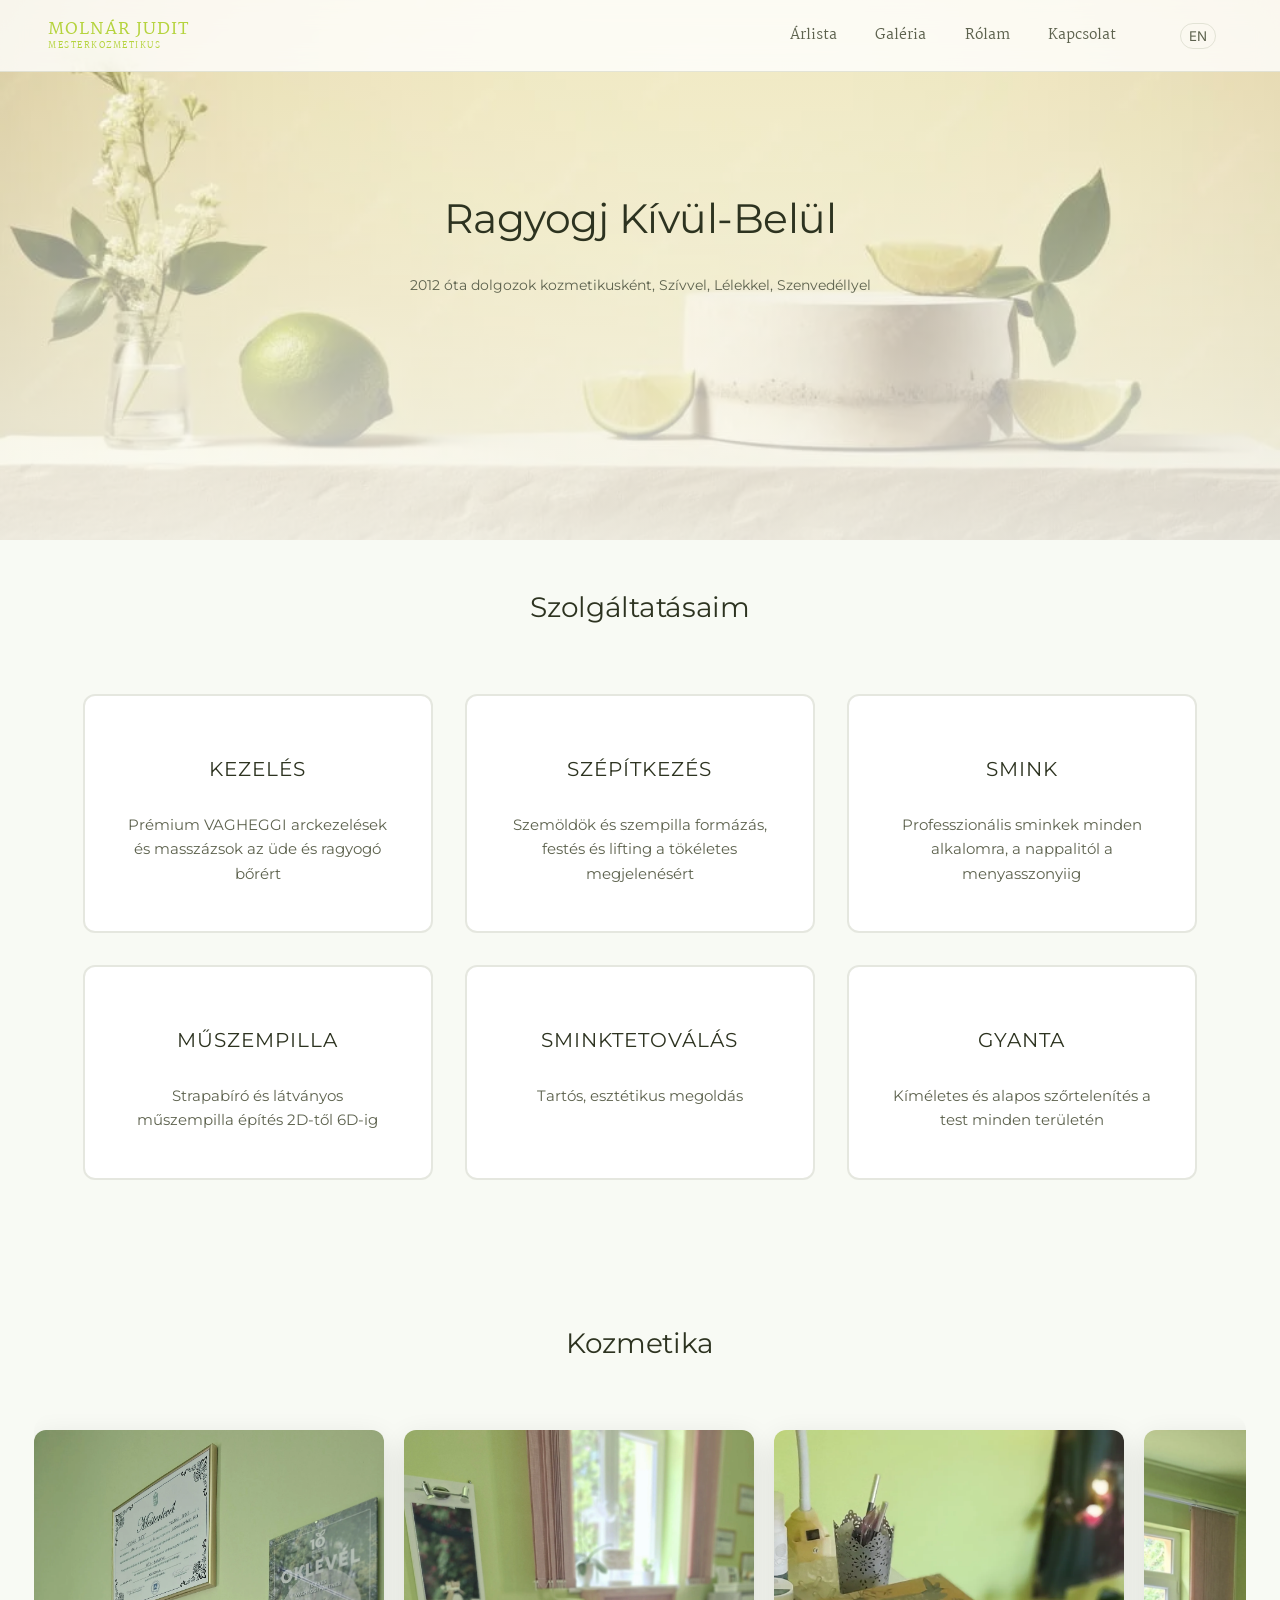
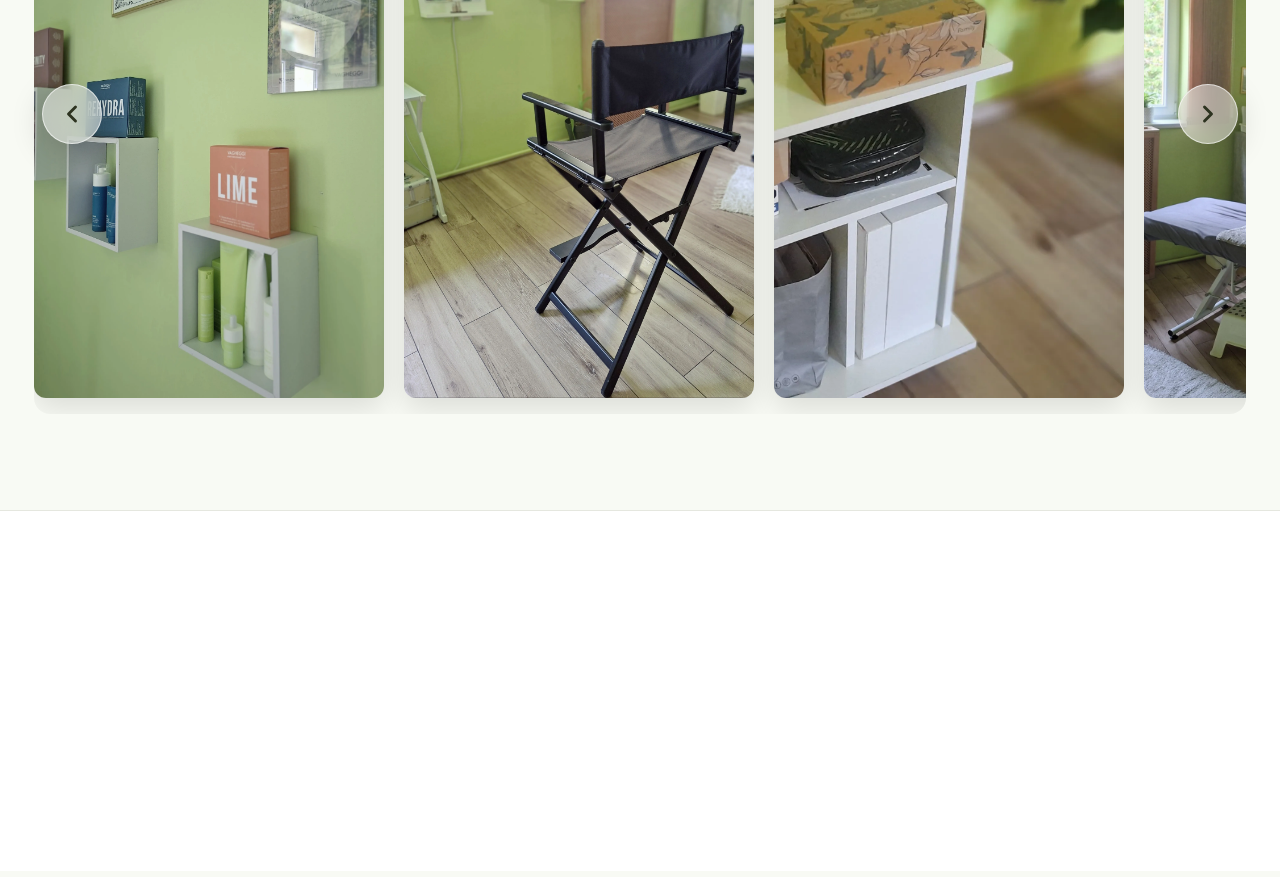
<file: index.html>
<!DOCTYPE html>
<html lang="hu">

<head>
  <meta charset="UTF-8">
  <meta name="viewport" content="width=device-width, initial-scale=1.0">
  <meta name="description"
    content="Molnár Judit Mesterkozmetikus Pécsen (Megyeri út 66.). Prémium arckezelések, anti-aging, sminktetoválás és műszempilla. Foglalj időpontot!">
  <meta name="keywords"
    content="kozmetikus Pécs, kozmetika Pécs, legjobb kozmetikus Pécs, mesterkozmetikus Pécs, sminktetoválás Pécs, arckezelés Pécs, menyaszonnyi smink, szempilla festés, szemöldök festés, szempilla göndörítés, szemöldök laminálás, szemöldök tetoválás, szálas szemöldök, sminktetoválás pécs, szempilla lifting, szemöldök lifting, gyanta, szemöldök festés, szempilla festés, menyasszonyi smink">
  <title>Molnár Judit Mesterkozmetikus</title>
  <meta property="og:site_name" content="Molnár Judit Mesterkozmetikus">
  <meta property="og:title" content="Molnár Judit Mesterkozmetikus">
  <meta property="og:description"
    content="Kozmetikus Pécsen. Prémium arckezelések, anti-aging, sminktetoválás és műszempilla. Foglalj időpontot!">
  <meta property="og:image" content="src/assets/img/lime.png">

  <!-- Favicon for Browsers and Google Search -->
  <link rel="icon" type="image/png" href="src/assets/img/lime.png">
  <link rel="icon" type="image/png" sizes="32x32" href="src/assets/img/lime.png">
  <link rel="icon" type="image/png" sizes="192x192" href="src/assets/img/lime.png">
  <link rel="apple-touch-icon" href="src/assets/img/lime.png">

  <!-- Preconnect to Google Fonts domains for faster font rendering -->
  <link rel="preconnect" href="https://fonts.googleapis.com">
  <link rel="preconnect" href="https://fonts.gstatic.com" crossorigin>

  <!-- Preload Critical Resources -->
  <link rel="preload" as="image" href="src/assets/img/beauty_pruduct_concept.webp" fetchpriority="high">
  <link rel="preload" as="style" href="src/styles/common.css">

  <link rel="stylesheet" href="src/styles/common.css">
  <link rel="stylesheet" href="src/styles/pages/index.css">
  <script type="module" defer src="src/scripts/main.js"></script>

  <!-- Google WebSite Schema for Site Name -->
  <script type="application/ld+json">
  {
    "@context": "https://schema.org",
    "@type": "WebSite",
    "name": "Molnár Judit Mesterkozmetikus",
    "alternateName": "Molnár Judit Kozmetikus",
    "url": "https://www.molnarjuditkozmetikus.hu/"
  }
  </script>

  <!-- LocalBusiness Schema.org Structured Data for Google Local SEO -->
  <script type="application/ld+json">
  {
    "@context": "https://schema.org",
    "@type": "BeautySalon",
    "@lang": "hu_HU",
    "@id": "https://www.molnarjuditkozmetikus.hu/",
    "name": "Molnár Judit Mesterkozmetikus",
    "description": "Professzionális kozmetikai kezelések, sminkek,gyanta, szőrtelenítés, anti-aging, sminktetoválás és műszempilla építés Pécsen.",
    "image": "https://zsofi0125.github.io/MJ_kozmetikus/src/assets/img/salon.jpg",
    "telephone": "+36 20 472 7158",
    "address": {
      "@type": "PostalAddress",
      "streetAddress": "Megyeri út 66.",
      "addressLocality": "Pécs",
      "postalCode": "7623",
      "addressCountry": "HU"
    },
    "geo": {
      "@type": "GeoCoordinates",
      "latitude": 46.0667,
      "longitude": 18.2250
    },
    "url": "https://zsofi0125.github.io/MJ_kozmetikus/",
    "priceRange": "$$",
    "openingHoursSpecification": [
      {
        "@type": "OpeningHoursSpecification",
        "dayOfWeek": ["Monday", "Tuesday", "Wednesday", "Thursday", "Friday"],
        "opens": "08:00",
        "closes": "18:00"
      }
    ],
    "sameAs": [
      "https://www.facebook.com/people/Moln%C3%A1r-Judit-Mesterkozmetikus/100063532729904/",
      "https://www.instagram.com/m.j.kozmetikus/"
    ]
  }
  </script>
</head>

<body>

  <!-- Persistent Header -->
  <header class="site-header">
    <div class="nav-container">
      <a href="index.html" class="logo" data-i18n="nav.logo">Molnár Judit<span
          class="logo-sub">Mesterkozmetikus</span></a>
      <nav id="navLinks" class="nav-links">


        <a href="pricing.html" data-i18n="nav.pricing">Árlista</a>
        <a href="gallery.html" data-i18n="nav.gallery">Galéria</a>
        <a href="about.html" data-i18n="nav.about">Rólam</a>
        <a href="contact.html" data-i18n="nav.contact">Kapcsolat</a>
      </nav>
      <div class="header-actions">
        <button class="lang-toggle" id="langToggle" aria-label="Nyelv váltása">EN</button>
        <button class="hamburger" id="hamburger" aria-label="Mobil menü" aria-expanded="false">
          <span></span><span></span><span></span>
        </button>
      </div>
  </header>

  <main>
    <!-- Hero Section -->
    <section class="hero">
      <div class="hero-content fade-up">
        <h1 data-i18n="home.hero.title">Ragyogj Kívül-Belül</h1>
        <p data-i18n="home.hero.subtitle">
        </p>
      </div>
    </section>

    <!-- Services Overview -->
    <section class="section-padding container">
      <h2 class="text-center fade-up mb-4rem" data-i18n="home.services.title">
        Szolgáltatásaim</h2>
      <div class="services-grid">
        <!-- Treatments -->
        <a href="pricing.html#treatments" class="service-card fade-up">
          <h3 data-i18n="price.cat.treatments">Arcápolás</h3>
          <p data-i18n="svc.treatments.desc">Prémium VAGHEGGI arckezelések és masszázsok az üde és ragyogó bőrért</p>
        </a>
        <!-- Beautification -->
        <a href="pricing.html#beauty" class="service-card fade-up">
          <h3 data-i18n="price.cat.beauty">Szépítkezés</h3>
          <p data-i18n="svc.beauty.desc">Szemöldök és szempilla formázás, festés és lifting a tökéletes megjelenésért
          </p>
        </a>
        <!-- Makeup -->
        <a href="pricing.html#makeup" class="service-card fade-up">
          <h3 data-i18n="price.cat.makeup">Smink</h3>
          <p data-i18n="svc.makeup.desc">Professzionális sminkek minden alkalomra, a nappalitól a menyasszonyiig</p>
        </a>
        <!-- Lashes -->
        <a href="pricing.html#lashes" class="service-card fade-up">
          <h3 data-i18n="price.cat.lashes">Műszempilla</h3>
          <p data-i18n="svc.lashes.desc">Strapabíró és látványos műszempilla építés 2D-től 6D-ig</p>
        </a>
        <!-- PMU -->
        <a href="pricing.html#pmu" class="service-card fade-up">
          <h3 data-i18n="price.cat.pmu">Sminktetoválás</h3>
          <p data-i18n="svc.pmu.desc">Tartós, esztétikus megoldás</p>
        </a>
        <!-- Waxing -->
        <a href="pricing.html#waxing" class="service-card fade-up">
          <h3 data-i18n="price.cat.waxing">Gyanta</h3>
          <p data-i18n="svc.waxing.desc">Kíméletes és alapos szőrtelenítés a test minden területén</p>
        </a>
      </div>
    </section>

    <!-- Interactive Image Gallery Carousel -->
    <section class="gallery-section">
      <h2 class="text-center fade-up mb-3rem" data-i18n="home.gallery.title">Kozmetika
      </h2>

      <div class="gallery-slider-wrapper fade-up">
        <button class="gallery-nav prev" id="galleryPrev" aria-label="Előző képek">
          <svg viewBox="0 0 24 24" width="28" height="28" stroke="currentColor" stroke-width="2.5" fill="none"
            stroke-linecap="round" stroke-linejoin="round">
            <polyline points="15 18 9 12 15 6"></polyline>
          </svg>
        </button>

        <div class="gallery-slider-container" id="gallerySlider">
          <div class="gallery-slider-track" id="galleryTrack">
            <div class="gallery-img">
              <img src="src/assets/img/salon/kozmetika_szalon.webp"
                alt="Molnár Judit Kozmetikai Szalon belső tér Pécs - Kozmetikus Pécs Megyeri út 66">
            </div>
            <div class="gallery-img">
              <img src="src/assets/img/salon/kozmetikai_szalon.webp"
                alt="Kozmetikai szalon Pécs - Pécsi kozmetika belváros">
            </div>
            <div class="gallery-img">
              <img src="src/assets/img/salon/szalon_pecs.webp"
                alt="Professzionális arckezelések és szépségápolás Pécs - Pécs legjobb kozmetikusa">
            </div>
            <div class="gallery-img">
              <img src="src/assets/img/salon/mesterkozmetikus_szalon.webp"
                alt="Molnár Judit Mesterkozmetikus Pécs Megyeri út 66">
            </div>
            <div class="gallery-img">
              <img src="src/assets/img/salon/pécs_szalon.webp"
                alt="Sminktetoválás és műszempilla szalon Pécs - Mesterkozmetika Pécs">
            </div>
          </div>

          <button class="gallery-nav next" id="galleryNext" aria-label="Következő képek">
            <svg viewBox="0 0 24 24" width="28" height="28" stroke="currentColor" stroke-width="2.5" fill="none"
              stroke-linecap="round" stroke-linejoin="round">
              <polyline points="9 18 15 12 9 6"></polyline>
            </svg>
          </button>
        </div>
    </section>
  </main>

  <footer class="site-footer">
    <div class="container fade-up">
      <div class="footer-grid">
        <div class="footer-col footer-brand">
          <h3 class="logo" data-i18n="nav.logo">Molnár Judit<span class="logo-sub">Mesterkozmetikus</span></h3>
          <p class="footer-tagline" data-i18n="footer.tagline">Ragyogj Kívül-Belül</p>
        </div>

        <div class="footer-col footer-menu">
          <h4 data-i18n="footer.nav.title">Navigáció</h4>
          <ul class="footer-links">
            <li><a href="pricing.html" data-i18n="nav.pricing">Árlista</a></li>
            <li><a href="gallery.html" data-i18n="nav.gallery">Galéria</a></li>
            <li><a href="about.html" data-i18n="nav.about">Rólam</a></li>
            <li><a href="contact.html" data-i18n="nav.contact">Kapcsolat</a></li>
          </ul>
        </div>

        <div class="footer-col footer-contact-info">
          <h4><a href="contact.html" data-i18n="nav.contact">Kapcsolat</a></h4>
          <div class="footer-contact-details">
            <a href="tel:+36204727158" class="footer-contact-item">
              <img src="src/assets/img/icons/smartphone.png" alt="Telefon" class="footer-item-icon">
              <span data-i18n="contact.phone.value">+36 20 472 7158</span>
            </a>
            <a href="contact.html" class="footer-contact-item">
              <svg class="footer-item-icon svg-icon" viewBox="0 0 24 24" fill="none" stroke="currentColor"
                stroke-width="2" stroke-linecap="round" stroke-linejoin="round">
                <path d="M21 10c0 7-9 13-9 13s-9-6-9-13a9 9 0 0 1 18 0z"></path>
                <circle cx="12" cy="10" r="3"></circle>
              </svg>
              <span data-i18n="contact.address.value">7623 Pécs, Megyeri út 66.</span>
            </a>
          </div>
          <div class="footer-social-icons">
            <a href="https://www.facebook.com/MJkozmetikus" target="_blank" rel="noopener noreferrer"
              class="social-icon-btn" aria-label="Facebook">
              <img src="src/assets/img/icons/facebook.png" alt="Facebook">
            </a>
            <a href="https://www.instagram.com/m.j.kozmetikus/" target="_blank" rel="noopener noreferrer"
              class="social-icon-btn" aria-label="Instagram">
              <img src="src/assets/img/icons/instagram.png" alt="Instagram">
            </a>
          </div>
        </div>

        <div class="footer-col footer-legal">
          <ul class="footer-links">
            <li><a href="imprint.html" class="footer-imprint-link" data-i18n="footer.imprint">Impresszum</a></li>
          </ul>
        </div>
      </div>

      <div class="footer-bottom">
        <p class="footer-note" data-i18n="footer.note">Az árak forintban (HUF) értendők és tartalmazzák az ÁFA értékét.
          Érvényes: 2026. 01.03-tól visszavonásig.</p>
        <p class="footer-copyright" data-i18n="footer.copyright">© 2026 Molnár Judit Mesterkozmetikus. Minden jog
          fenntartva.</p>
      </div>
    </div>
  </footer>
</body>

</html>
</file>
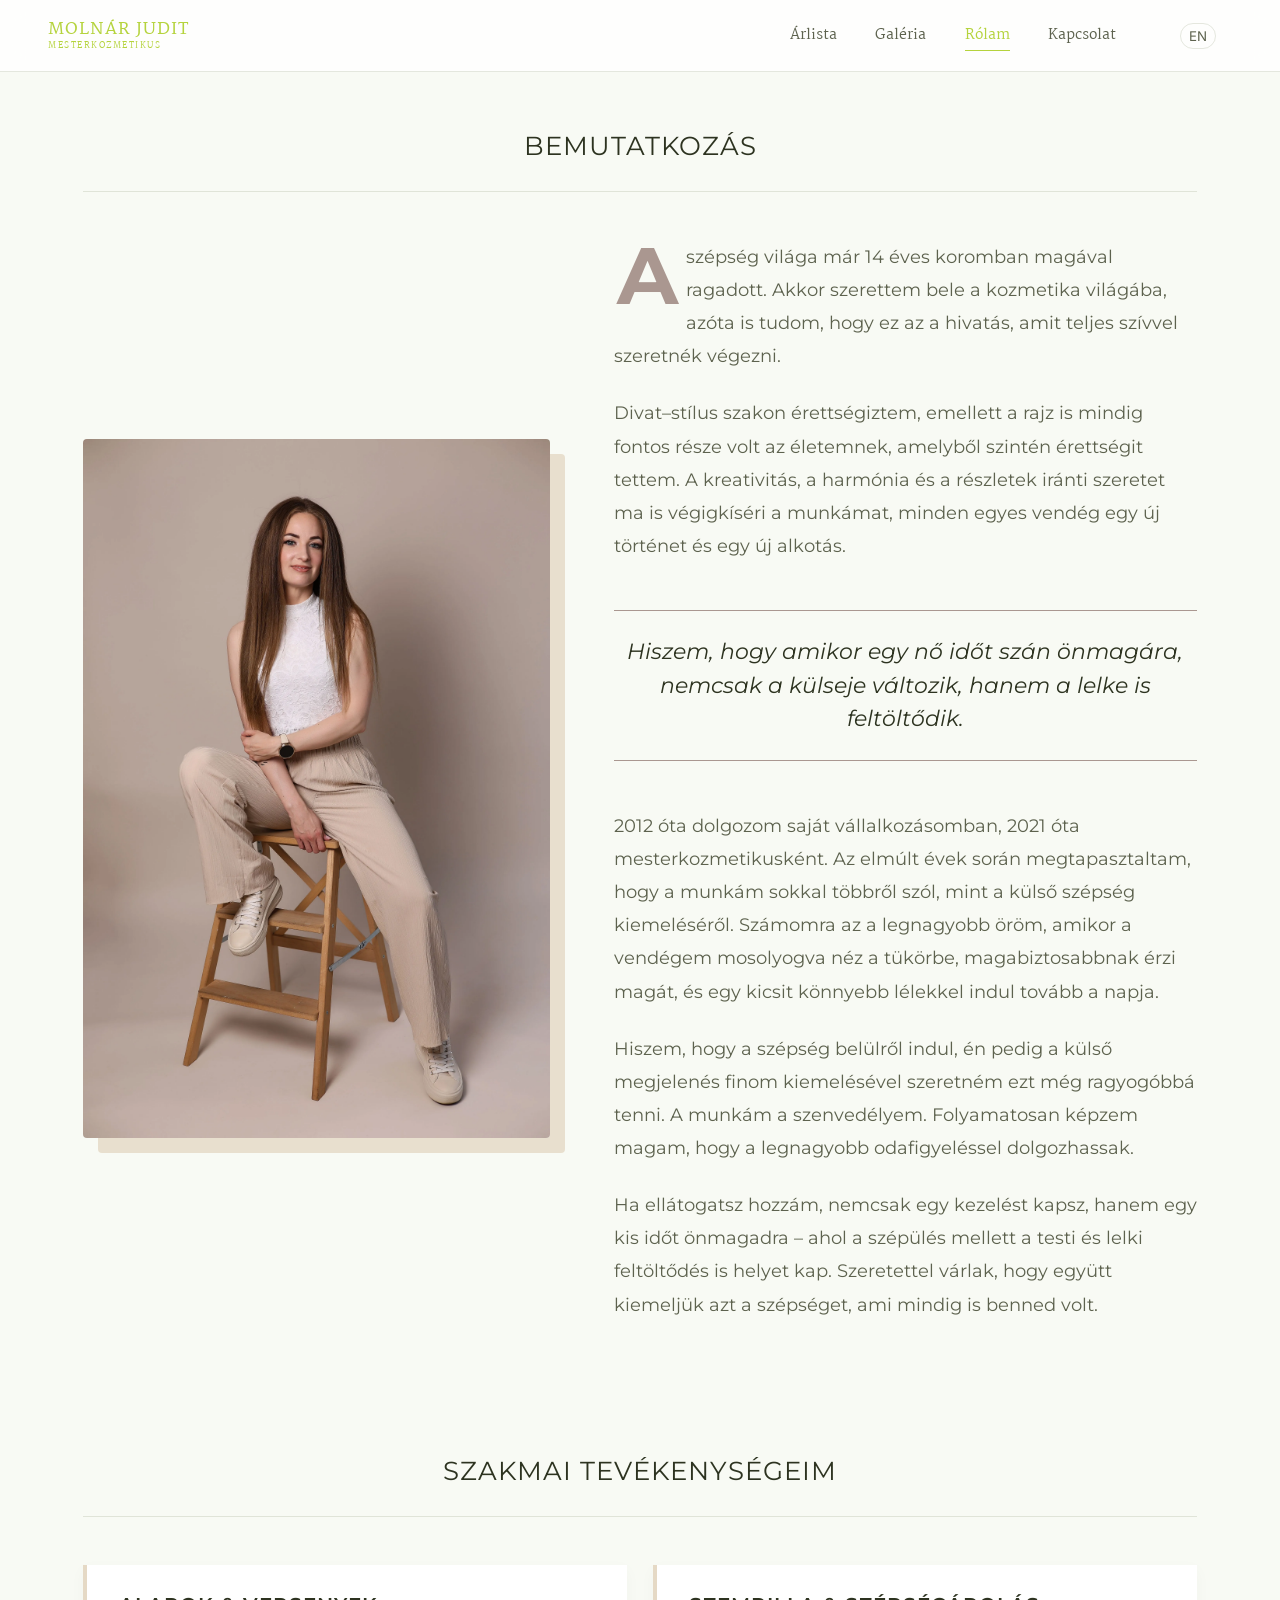
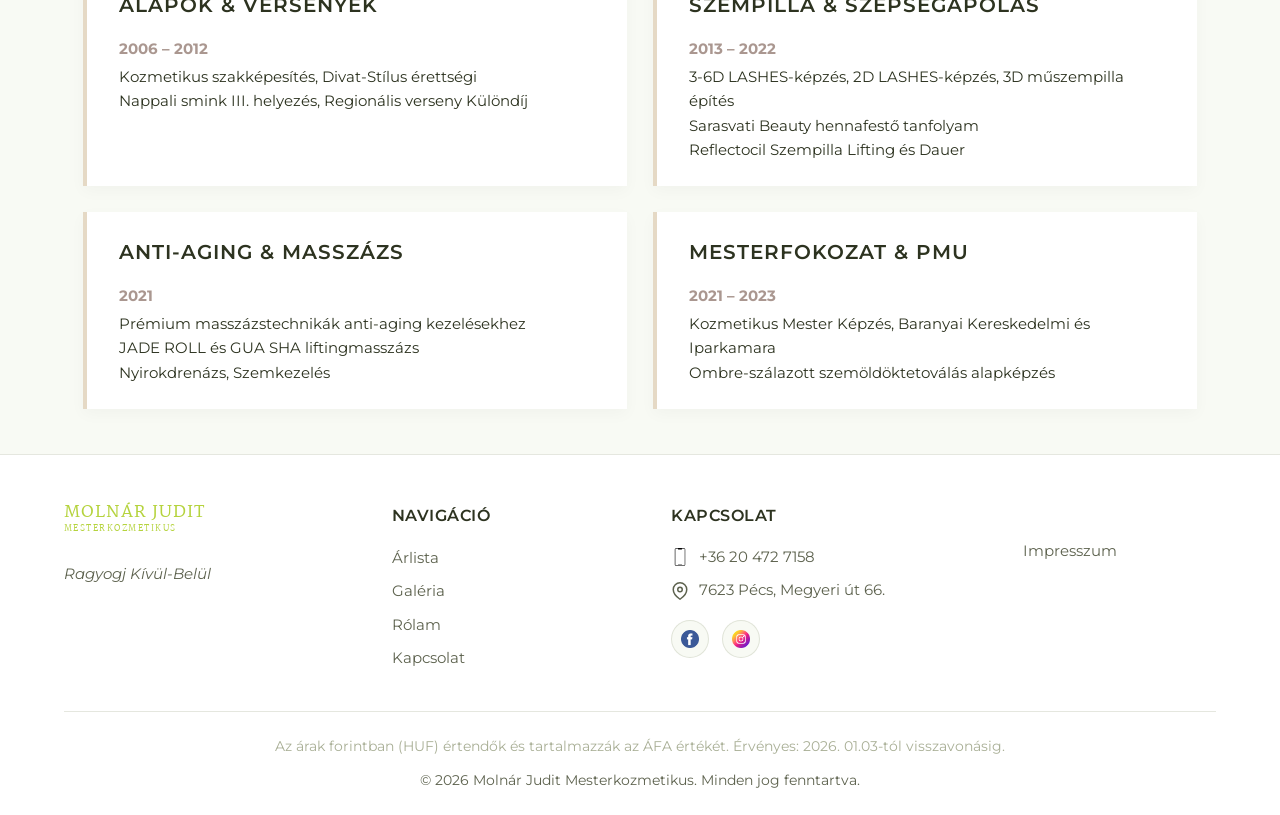
<file: about.html>
<!DOCTYPE html>
<html lang="hu">

<head>
  <meta charset="UTF-8">
  <meta name="viewport" content="width=device-width, initial-scale=1.0">
  <meta name="description"
    content="Ismerd meg Molnár Judit mesterkozmetikust. Több mint 10 év tapasztalat professzionális szépségápolásban, sminktetoválásban és arckezelésekben Pécsen.">
  <title>Rólam | Molnár Judit Mesterkozmetikus Pécs</title>
  <meta property="og:site_name" content="Molnár Judit Mesterkozmetikus">
  <link rel="icon" type="image/png" href="src/assets/img/lime.png">
  <link rel="icon" type="image/png" sizes="32x32" href="src/assets/img/lime.png">
  <link rel="icon" type="image/png" sizes="192x192" href="src/assets/img/lime.png">
  <link rel="apple-touch-icon" href="src/assets/img/lime.png">

  <!-- Preconnect to Google Fonts domains for faster font rendering -->
  <link rel="preconnect" href="https://fonts.googleapis.com">
  <link rel="preconnect" href="https://fonts.gstatic.com" crossorigin>

  <!-- Preload Critical Resources -->
  <link rel="preload" as="image" href="src/assets/img/kozmetikus.webp" fetchpriority="high">
  <link rel="preload" as="style" href="src/styles/common.css">

  <link rel="stylesheet" href="src/styles/common.css">
  <link rel="stylesheet" href="src/styles/pages/about.css">
  <script type="module" defer src="src/scripts/main.js"></script>
</head>

<body>

  <!-- Persistent Header -->
  <header class="site-header">
    <div class="nav-container">
      <a href="index.html" class="logo" data-i18n="nav.logo">Molnár Judit<span
          class="logo-sub">Mesterkozmetikus</span></a>
      <nav id="navLinks" class="nav-links">


        <a href="pricing.html" data-i18n="nav.pricing">Árlista</a>
        <a href="gallery.html" data-i18n="nav.gallery">Galéria</a>
        <a href="about.html" data-i18n="nav.about" class="active">Rólam</a>
        <a href="contact.html" data-i18n="nav.contact">Kapcsolat</a>

      </nav>
      <div class="header-actions">
        <button class="lang-toggle" id="langToggle" aria-label="Nyelv váltása">EN</button>
        <button class="hamburger" id="hamburger" aria-label="Mobil menü" aria-expanded="false">
          <span></span><span></span><span></span>
        </button>
      </div>
    </div>
  </header>

  <main>
    <div class="page-header fade-up">
      <h1 data-i18n="nav.about">Rólam</h1>
    </div>

    <section class="section-padding container">
      <h2 class="magazine-title text-center mb-4rem fade-up" data-i18n="about.title">Bemutatkozás</h2>
      <div class="magazine-container fade-up">
        <div class="magazine-image-wrapper">
          <img src="src/assets/img/kozmetikus.webp" alt="Molnár Judit Mesterkozmetikus Pécs" class="magazine-img">
        </div>
        <div class="magazine-text-col">
          <div class="magazine-bio-content" data-i18n="about.content">
            <p class="magazine-drop-cap">A szépség világa már 14 éves koromban magával ragadott. Akkor szerettem bele a
              kozmetika világába, azóta is tudom, hogy ez az a hivatás, amit teljes szívvel szeretnék végezni.</p>
            <p>Divat–stílus szakon érettségiztem, emellett a rajz is mindig fontos része volt az életemnek, amelyből
              szintén érettségit tettem. A kreativitás, a harmónia és a részletek iránti szeretet ma is végigkíséri a
              munkámat, minden egyes vendég egy új történet és egy új alkotás.</p>
            <div class="magazine-quote">Hiszem, hogy amikor egy nő időt szán önmagára, nemcsak a külseje változik, hanem
              a lelke is feltöltődik.</div>
            <p>2012 óta dolgozom saját vállalkozásomban, 2021 óta mesterkozmetikusként. Az elmúlt évek során
              megtapasztaltam, hogy a munkám sokkal többről szól, mint a külső szépség kiemeléséről. Számomra az a
              legnagyobb öröm, amikor a vendégem mosolyogva néz a tükörbe, magabiztosabbnak érzi magát, és egy kicsit
              könnyebb lélekkel indul tovább a napja.</p>
            <p>Hiszem, hogy a szépség belülről indul, én pedig a külső megjelenés finom kiemelésével szeretném ezt még
              ragyogóbbá tenni. A munkám a szenvedélyem. Folyamatosan képzem magam, hogy a legnagyobb odafigyeléssel
              dolgozhassak.</p>
            <p>Ha ellátogatsz hozzám, nemcsak egy kezelést kapsz, hanem egy kis időt önmagadra – ahol a szépülés mellett
              a testi és lelki feltöltődés is helyet kap. Szeretettel várlak, hogy együtt kiemeljük azt a szépséget, ami
              mindig is benned volt.</p>
          </div>
        </div>
      </div>
    </section>

    <section class="section-padding container">
      <h2 class="magazine-title text-center fade-up" data-i18n="about.expertise.title">Szakmai tevékenységeim</h2>
      <div class="magazine-expertise-grid fade-up" data-i18n="about.expertise">
        <div class="magazine-expertise-card">
          <div class="magazine-expertise-header">Alapok & Versenyek</div>
          <ul class="magazine-expertise-list">
            <li>
              <span class="magazine-expertise-year">2006 – 2012</span>
              Kozmetikus szakképesítés, Divat-Stílus érettségi<br>
              Nappali smink III. helyezés, Regionális verseny Különdíj
            </li>
          </ul>
        </div>
        <div class="magazine-expertise-card">
          <div class="magazine-expertise-header">Szempilla & Szépségápolás</div>
          <ul class="magazine-expertise-list">
            <li>
              <span class="magazine-expertise-year">2013 – 2022</span>
              3-6D LASHES-képzés, 2D LASHES-képzés, 3D műszempilla építés<br>
              Sarasvati Beauty hennafestő tanfolyam<br>
              Reflectocil Szempilla Lifting és Dauer
            </li>
          </ul>
        </div>
        <div class="magazine-expertise-card">
          <div class="magazine-expertise-header">Anti-aging & Masszázs</div>
          <ul class="magazine-expertise-list">
            <li>
              <span class="magazine-expertise-year">2021</span>
              Prémium masszázstechnikák anti-aging kezelésekhez<br>
              JADE ROLL és GUA SHA liftingmasszázs<br>
              Nyirokdrenázs, Szemkezelés
            </li>
          </ul>
        </div>
        <div class="magazine-expertise-card">
          <div class="magazine-expertise-header">Mesterfokozat & PMU</div>
          <ul class="magazine-expertise-list">
            <li>
              <span class="magazine-expertise-year">2021 – 2023</span>
              Kozmetikus Mester Képzés, Baranyai Kereskedelmi és Iparkamara<br>
              Ombre-szálazott szemöldöktetoválás alapképzés
            </li>
          </ul>
        </div>
      </div>
    </section>
  </main>

  <footer class="site-footer">
    <div class="container fade-up">
      <div class="footer-grid">
        <div class="footer-col footer-brand">
          <h3 class="logo" data-i18n="nav.logo">Molnár Judit<span class="logo-sub">Mesterkozmetikus</span></h3>
          <p class="footer-tagline" data-i18n="footer.tagline">Ragyogj Kívül-Belül</p>
        </div>

        <div class="footer-col footer-menu">
          <h4 data-i18n="footer.nav.title">Navigáció</h4>
          <ul class="footer-links">
            <li><a href="pricing.html" data-i18n="nav.pricing">Árlista</a></li>
            <li><a href="gallery.html" data-i18n="nav.gallery">Galéria</a></li>
            <li><a href="about.html" data-i18n="nav.about">Rólam</a></li>
            <li><a href="contact.html" data-i18n="nav.contact">Kapcsolat</a></li>

          </ul>
        </div>

        <div class="footer-col footer-contact-info">
          <h4><a href="contact.html" data-i18n="nav.contact">Kapcsolat</a></h4>
          <div class="footer-contact-details">
            <a href="tel:+36204727158" class="footer-contact-item">
              <img src="src/assets/img/icons/smartphone.png" alt="Telefon" class="footer-item-icon">
              <span data-i18n="contact.phone.value">+36 20 472 7158</span>
            </a>
            <a href="contact.html" class="footer-contact-item">
              <svg class="footer-item-icon svg-icon" viewBox="0 0 24 24" fill="none" stroke="currentColor"
                stroke-width="2" stroke-linecap="round" stroke-linejoin="round">
                <path d="M21 10c0 7-9 13-9 13s-9-6-9-13a9 9 0 0 1 18 0z"></path>
                <circle cx="12" cy="10" r="3"></circle>
              </svg>
              <span data-i18n="contact.address.value">7623 Pécs, Megyeri út 66.</span>
            </a>
          </div>
          <div class="footer-social-icons">
            <a href="https://www.facebook.com/MJkozmetikus" target="_blank" rel="noopener noreferrer"
              class="social-icon-btn" aria-label="Facebook">
              <img src="src/assets/img/icons/facebook.png" alt="Facebook">
            </a>
            <a href="https://www.instagram.com/m.j.kozmetikus/" target="_blank" rel="noopener noreferrer"
              class="social-icon-btn" aria-label="Instagram">
              <img src="src/assets/img/icons/instagram.png" alt="Instagram">
            </a>
          </div>
        </div>

        <div class="footer-col footer-legal">
          <ul class="footer-links">
            <li><a href="imprint.html" class="footer-imprint-link" data-i18n="footer.imprint">Impresszum</a></li>
          </ul>
        </div>
      </div>

      <div class="footer-bottom">
        <p class="footer-note" data-i18n="footer.note">Az árak forintban (HUF) értendők és tartalmazzák az ÁFA értékét.
          Érvényes: 2026. 01.03-tól visszavonásig.</p>
        <p class="footer-copyright" data-i18n="footer.copyright">© 2026 Molnár Judit Mesterkozmetikus. Minden jog
          fenntartva.</p>
      </div>
    </div>
  </footer>
</body>

</html>
</file>
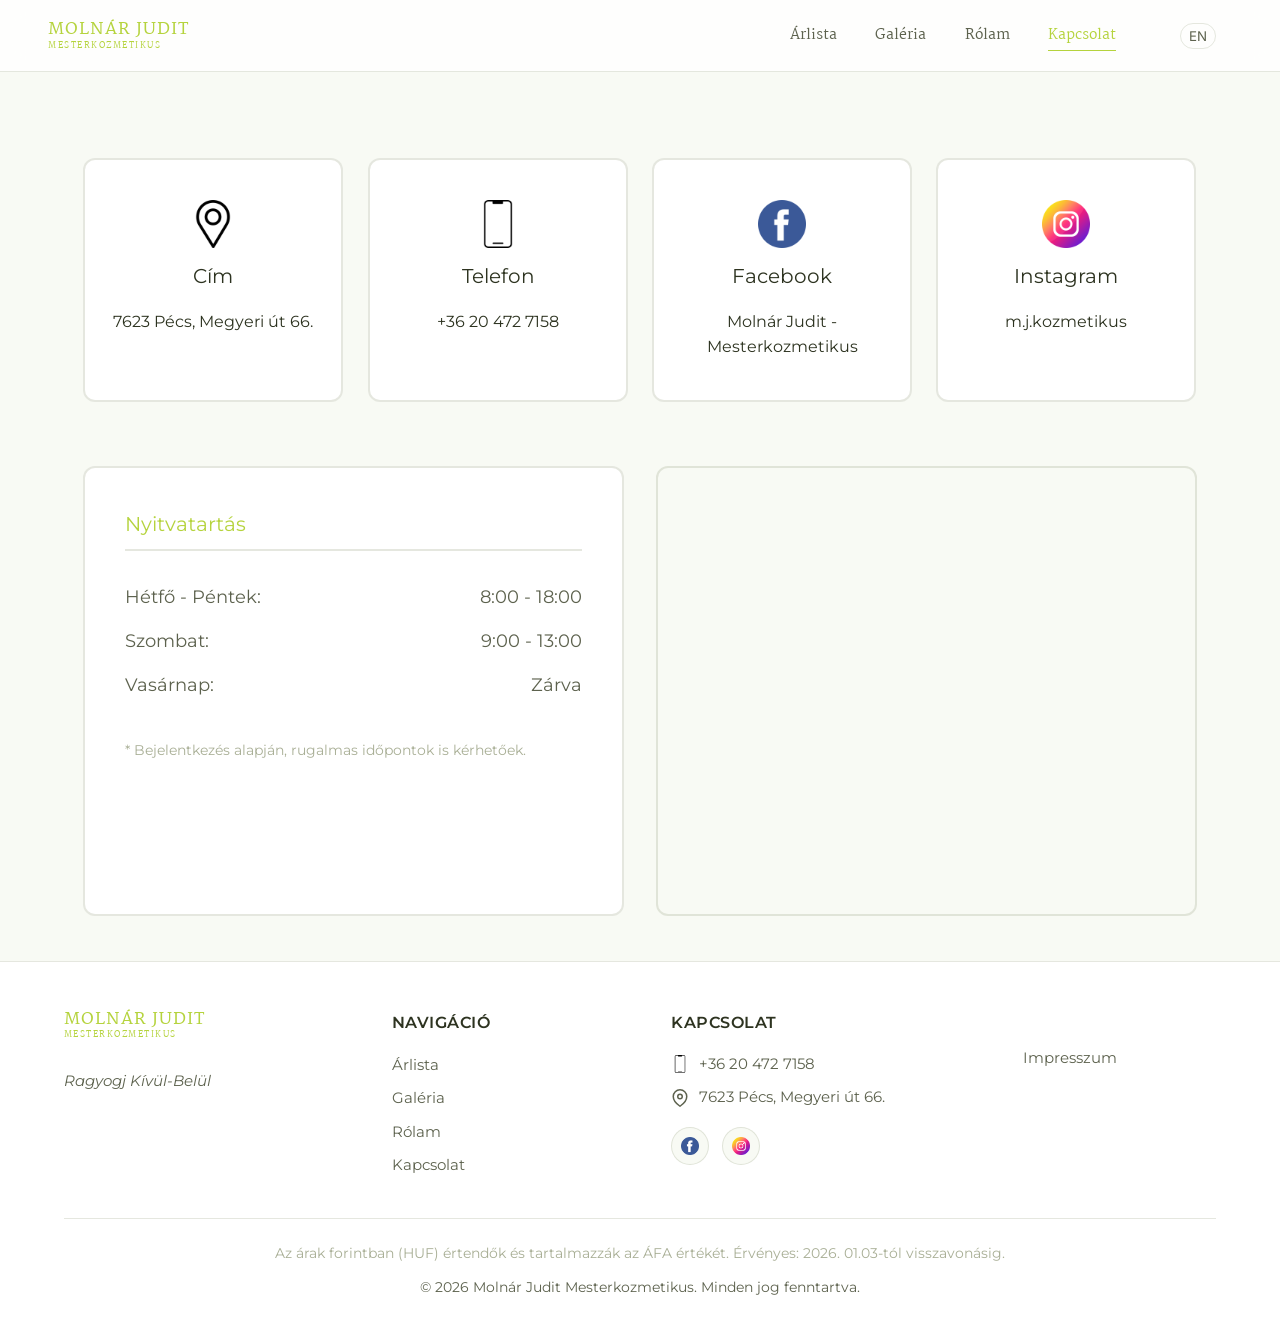
<file: contact.html>
<!DOCTYPE html>
<html lang="hu">

<head>
  <meta charset="UTF-8">
  <meta name="viewport" content="width=device-width, initial-scale=1.0">
  <meta name="description"
    content="Lépj kapcsolatba Molnár Judit mesterkozmetikussal Pécsen. Cím: 7623 Pécs, Megyeri út 66. Telefon: +36 20 472 7158. Időpontfoglalás kozmetikába.">
  <title>Kapcsolat & Időpontfoglalás | Kozmetika Pécs</title>
  <meta property="og:site_name" content="Molnár Judit Mesterkozmetikus">
  <link rel="icon" type="image/png" href="src/assets/img/lime.png">
  <link rel="icon" type="image/png" sizes="32x32" href="src/assets/img/lime.png">
  <link rel="icon" type="image/png" sizes="192x192" href="src/assets/img/lime.png">
  <link rel="apple-touch-icon" href="src/assets/img/lime.png">

  <!-- Preconnect to Google Fonts domains for faster font rendering -->
  <link rel="preconnect" href="https://fonts.googleapis.com">
  <link rel="preconnect" href="https://fonts.gstatic.com" crossorigin>

  <!-- Preload Critical Resources -->
  <link rel="preload" as="style" href="src/styles/common.css">

  <link rel="stylesheet" href="src/styles/common.css">
  <link rel="stylesheet" href="src/styles/pages/contact.css">
  <script type="module" defer src="src/scripts/main.js"></script>
</head>

<body>

  <!-- Persistent Header -->
  <header class="site-header">
    <div class="nav-container">
      <a href="index.html" class="logo" data-i18n="nav.logo">Molnár Judit<span
          class="logo-sub">Mesterkozmetikus</span></a>
      <nav id="navLinks" class="nav-links">


        <a href="pricing.html" data-i18n="nav.pricing">Árlista</a>
        <a href="gallery.html" data-i18n="nav.gallery">Galéria</a>
        <a href="about.html" data-i18n="nav.about">Rólam</a>
        <a href="contact.html" data-i18n="nav.contact" class="active">Kapcsolat</a>
      </nav>
      <div class="header-actions">
        <button class="lang-toggle" id="langToggle" aria-label="Nyelv váltása">EN</button>
        <button class="hamburger" id="hamburger" aria-label="Mobil menü" aria-expanded="false">
          <span></span><span></span><span></span>
        </button>
      </div>
    </div>
  </header>

  <main>
    <div class="page-header fade-up">
      <h1 data-i18n="nav.contact">Kapcsolat</h1>
    </div>

    <section class="section-padding container">
      <div class="contact-grid">
        <!-- Address -->
        <a href="https://www.google.com/maps/search/?api=1&query=46.059014,18.211428" target="_blank"
          class="contact-info-card fade-up">
          <span class="icon"><img src="src/assets/img/icons/placeholder.png" alt="Cím" class="contact-icon"></span>
          <h3 data-i18n="contact.address">Cím</h3>
          <span data-i18n="contact.address.value">7623 Pécs, Megyeri út 66.</span>
        </a>
        <!-- Phone -->
        <a href="tel:+36204727158" class="contact-info-card fade-up">
          <span class="icon"><img src="src/assets/img/icons/smartphone.png" alt="Telefon" class="contact-icon"></span>
          <h3 data-i18n="contact.phone">Telefon</h3>
          <span data-i18n="contact.phone.value">+36 20 472 7158</span>
        </a>
        <!-- Facebook -->
        <a href="https://www.facebook.com/MJkozmetikus" target="_blank" class="contact-info-card fade-up">
          <span class="icon"><img src="src/assets/img/icons/facebook.png" alt="Facebook" class="contact-icon"></span>
          <h3>Facebook</h3>
          <span data-i18n="contact.facebook.value">Facebook</span>
        </a>
        <!-- Instagram -->
        <a href="https://www.instagram.com/m.j.kozmetikus/" target="_blank" class="contact-info-card fade-up">
          <span class="icon"><img src="src/assets/img/icons/instagram.png" alt="Instagram" class="contact-icon"></span>
          <h3>Instagram</h3>
          <span data-i18n="contact.insta.value">m.j.kozmetikus</span>
        </a>
      </div>

      <div class="contact-row-split">
        <!-- Working Hours -->
        <div class="fade-up">
          <div class="hours-card">
            <h3 data-i18n="contact.hours.title">Nyitvatartás</h3>
            <ul class="hours-list">
              <li><span data-i18n="contact.hours.weekdays">Hétfő - Péntek:</span> <span>8:00 - 18:00</span></li>
              <li><span data-i18n="contact.hours.saturday">Szombat:</span> <span>9:00 - 13:00</span></li>
              <li><span data-i18n="contact.hours.sunday">Vasárnap:</span> <span
                  data-i18n="contact.hours.closed">Zárva</span></li>
            </ul>
            <p class="hours-note" data-i18n="contact.hours.note">* Bejelentkezés alapján, rugalmas időpontok is
              kérhetőek.</p>
          </div>
        </div>
        <!-- Map -->
        <div class="fade-up">
          <div class="map-container mt-0">
            <iframe src="https://www.google.com/maps?q=46.059014,18.211428&hl=hu&z=16&output=embed" width="100%"
              height="100%" allowfullscreen="" loading="lazy"></iframe>
          </div>
        </div>
      </div>
    </section>
  </main>

  <footer class="site-footer">
    <div class="container fade-up">
      <div class="footer-grid">
        <div class="footer-col footer-brand">
          <h3 class="logo" data-i18n="nav.logo">Molnár Judit<span class="logo-sub">Mesterkozmetikus</span></h3>
          <p class="footer-tagline" data-i18n="footer.tagline">Ragyogj Kívül-Belül</p>
        </div>

        <div class="footer-col footer-menu">
          <h4 data-i18n="footer.nav.title">Navigáció</h4>
          <ul class="footer-links">
            <li><a href="pricing.html" data-i18n="nav.pricing">Árlista</a></li>
            <li><a href="gallery.html" data-i18n="nav.gallery">Galéria</a></li>
            <li><a href="about.html" data-i18n="nav.about">Rólam</a></li>
            <li><a href="contact.html" data-i18n="nav.contact">Kapcsolat</a></li>

          </ul>
        </div>

        <div class="footer-col footer-contact-info">
          <h4><a href="contact.html" data-i18n="nav.contact">Kapcsolat</a></h4>
          <div class="footer-contact-details">
            <a href="tel:+36204727158" class="footer-contact-item">
              <img src="src/assets/img/icons/smartphone.png" alt="Telefon" class="footer-item-icon">
              <span data-i18n="contact.phone.value">+36 20 472 7158</span>
            </a>
            <a href="contact.html" class="footer-contact-item">
              <svg class="footer-item-icon svg-icon" viewBox="0 0 24 24" fill="none" stroke="currentColor"
                stroke-width="2" stroke-linecap="round" stroke-linejoin="round">
                <path d="M21 10c0 7-9 13-9 13s-9-6-9-13a9 9 0 0 1 18 0z"></path>
                <circle cx="12" cy="10" r="3"></circle>
              </svg>
              <span data-i18n="contact.address.value">7623 Pécs, Megyeri út 66.</span>
            </a>
          </div>
          <div class="footer-social-icons">
            <a href="https://www.facebook.com/MJkozmetikus" target="_blank" rel="noopener noreferrer"
              class="social-icon-btn" aria-label="Facebook">
              <img src="src/assets/img/icons/facebook.png" alt="Facebook">
            </a>
            <a href="https://www.instagram.com/m.j.kozmetikus/" target="_blank" rel="noopener noreferrer"
              class="social-icon-btn" aria-label="Instagram">
              <img src="src/assets/img/icons/instagram.png" alt="Instagram">
            </a>
          </div>
        </div>

        <div class="footer-col footer-legal">
          <ul class="footer-links">
            <li><a href="imprint.html" class="footer-imprint-link" data-i18n="footer.imprint">Impresszum</a></li>
          </ul>
        </div>
      </div>

      <div class="footer-bottom">
        <p class="footer-note" data-i18n="footer.note">Az árak forintban (HUF) értendők és tartalmazzák az ÁFA értékét.
          Érvényes: 2026. 01.03-tól visszavonásig.</p>
        <p class="footer-copyright" data-i18n="footer.copyright">© 2026 Molnár Judit Mesterkozmetikus. Minden jog
          fenntartva.</p>
      </div>
    </div>
  </footer>
</body>

</html>
</file>
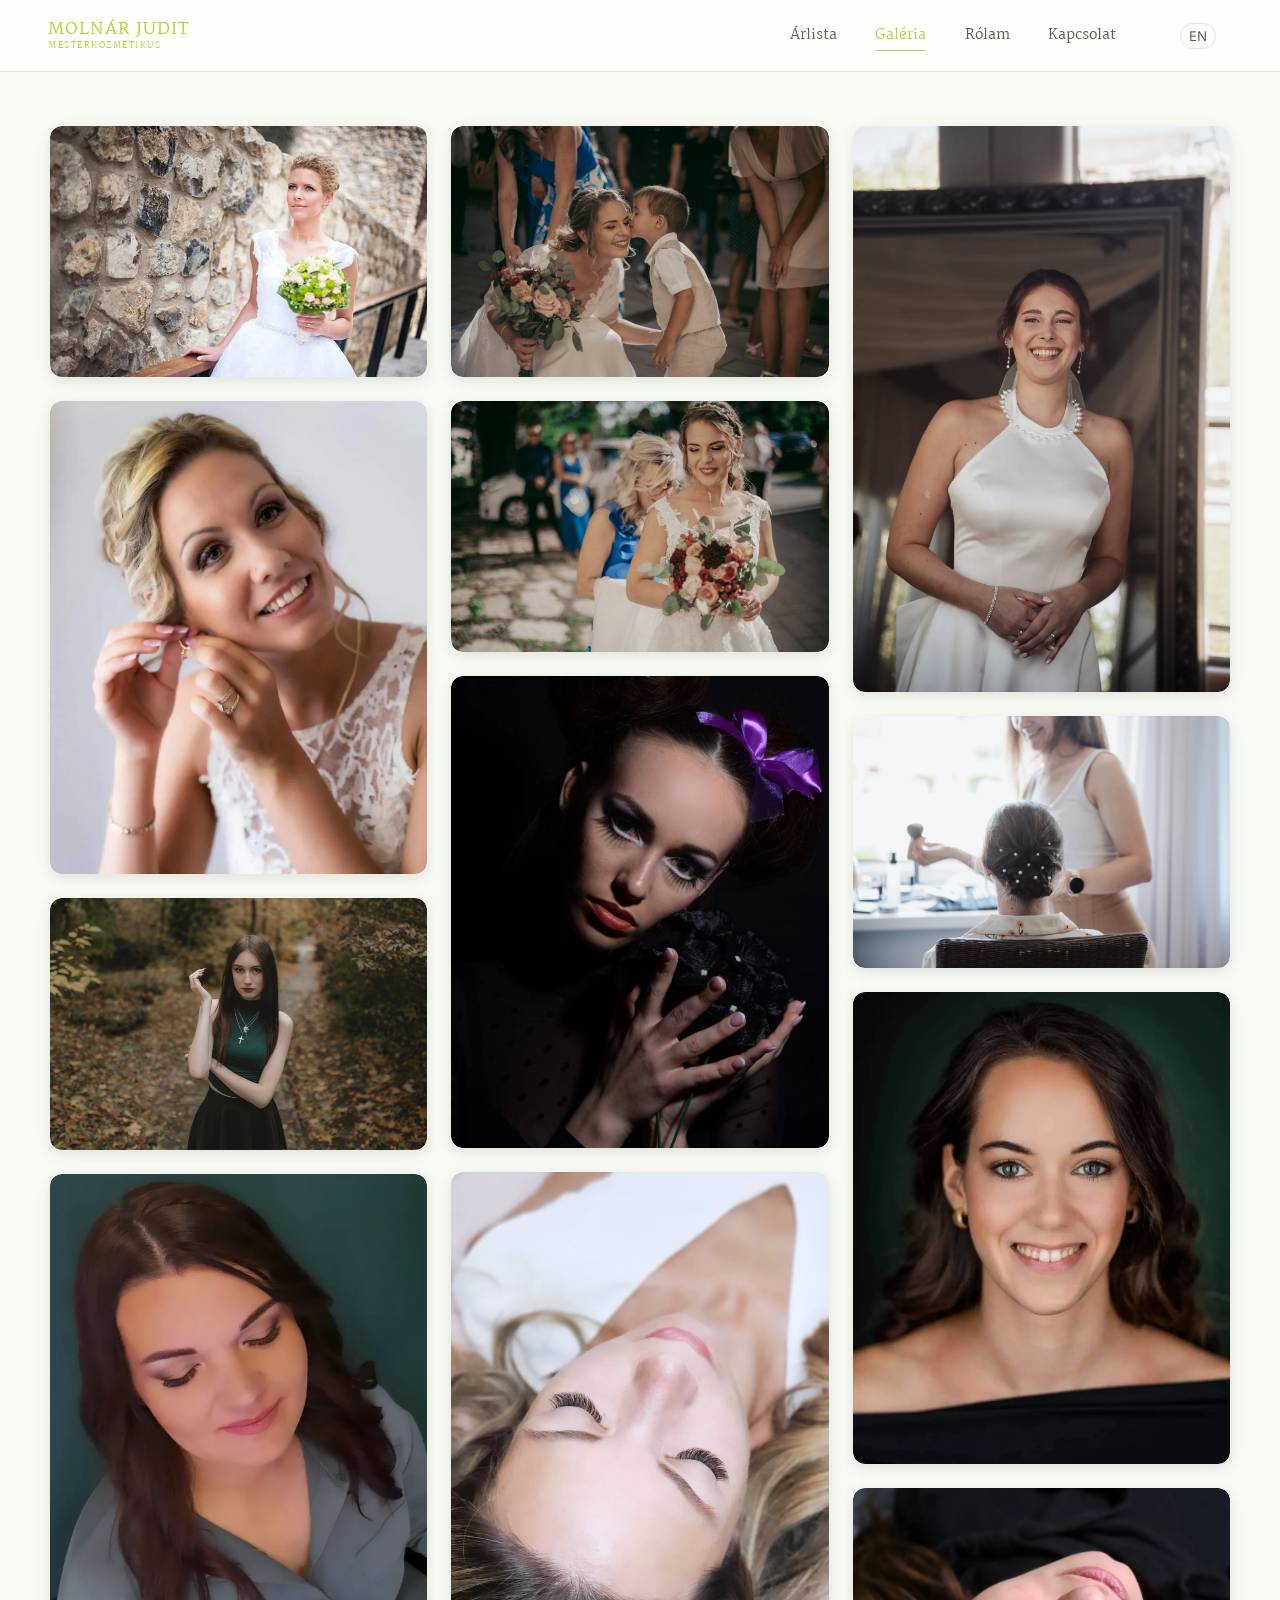
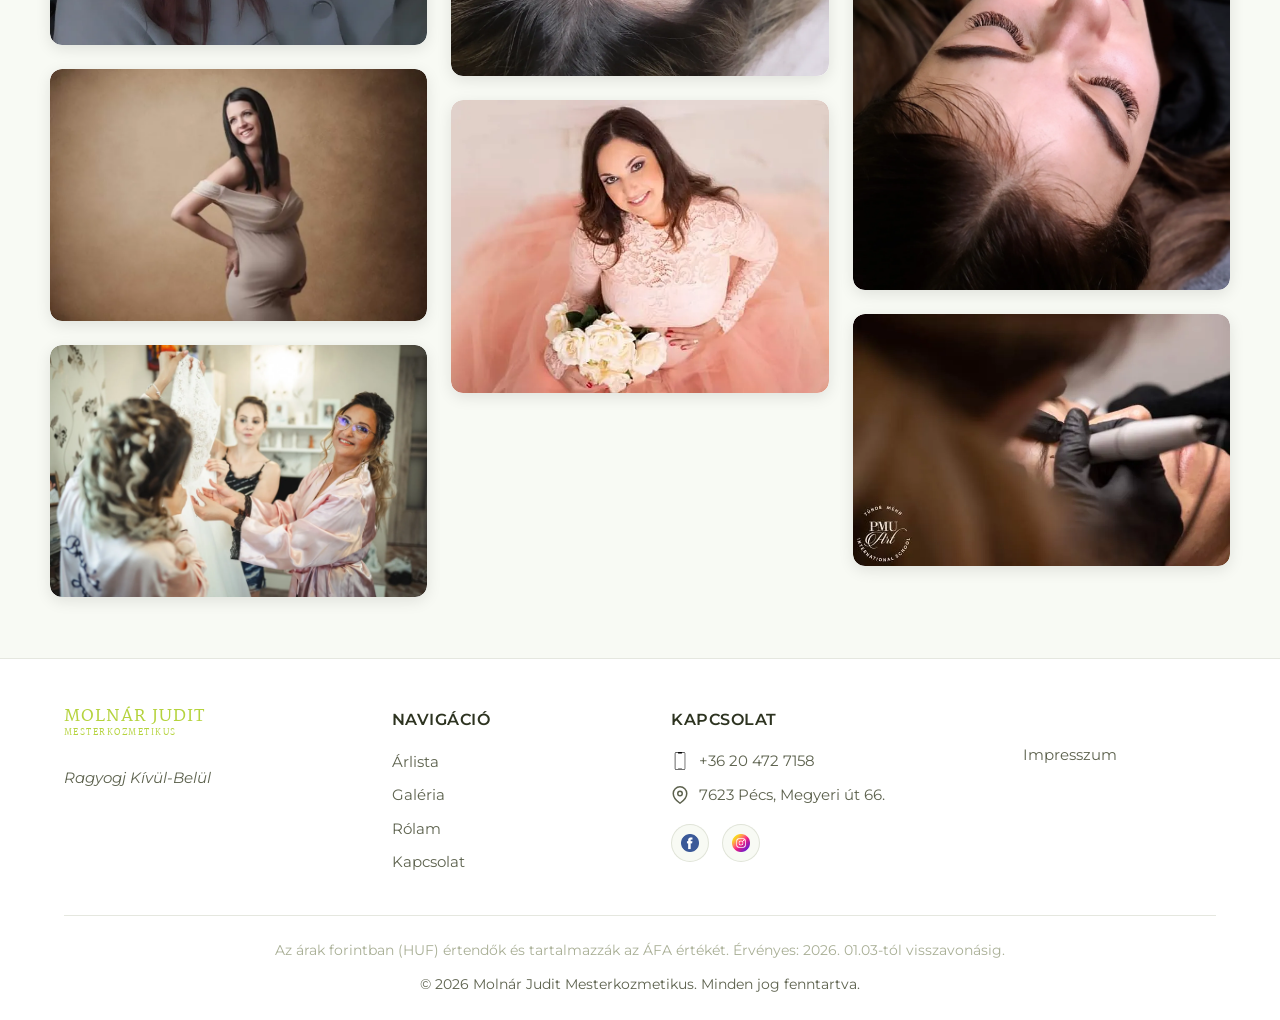
<file: gallery.html>
<!DOCTYPE html>
<html lang="hu">

<head>
  <meta charset="UTF-8">
  <meta name="viewport" content="width=device-width, initial-scale=1.0">
  <meta name="description"
    content="Tekintsd meg szalonunk hangulatát és referenciamunkáinkat. Molnár Judit Mesterkozmetikus Pécs belvárosában.">
  <title>Galéria | Molnár Judit Mesterkozmetikus Pécs</title>
  <meta property="og:site_name" content="Molnár Judit Mesterkozmetikus">
  <link rel="icon" type="image/png" href="src/assets/img/lime.png">
  <link rel="icon" type="image/png" sizes="32x32" href="src/assets/img/lime.png">
  <link rel="icon" type="image/png" sizes="192x192" href="src/assets/img/lime.png">
  <link rel="apple-touch-icon" href="src/assets/img/lime.png">

  <!-- Preconnect to Google Fonts domains for faster font rendering -->
  <link rel="preconnect" href="https://fonts.googleapis.com">
  <link rel="preconnect" href="https://fonts.gstatic.com" crossorigin>

  <!-- Preload Critical Resources -->
  <link rel="preload" as="style" href="src/styles/common.css">

  <link rel="stylesheet" href="src/styles/common.css">
  <link rel="stylesheet" href="src/styles/pages/gallery.css">
  <script type="module" defer src="src/scripts/main.js"></script>
</head>

<body>

  <!-- Persistent Header -->
  <header class="site-header">
    <div class="nav-container">
      <a href="index.html" class="logo" data-i18n="nav.logo">Molnár Judit<span
          class="logo-sub">Mesterkozmetikus</span></a>
      <nav id="navLinks" class="nav-links">


        <a href="pricing.html" data-i18n="nav.pricing">Árlista</a>
        <a href="gallery.html" data-i18n="nav.gallery">Galéria</a>
        <a href="about.html" data-i18n="nav.about">Rólam</a>
        <a href="contact.html" data-i18n="nav.contact">Kapcsolat</a>

      </nav>
      <div class="header-actions">
        <button class="lang-toggle" id="langToggle" aria-label="Nyelv váltása">EN</button>
        <button class="hamburger" id="hamburger" aria-label="Mobil menü" aria-expanded="false">
          <span></span><span></span><span></span>
        </button>
      </div>
    </div>
  </header>

  <main>
    <div class="page-header fade-up">
      <h1 data-i18n="nav.gallery">Hangulat</h1>
    </div>

    <section class="section-padding gallery-container fade-up">
      <div class="masonry-gallery">
        <!-- Mixed themes to balance colors across columns -->
        <div class="masonry-item"><img src="src/assets/img/menyasszonyi_alkalmi_smink.webp" alt="Pécsi menyasszonyi smink - Molnár Judit Kozmetikus Pécs" loading="lazy"></div>
        <div class="masonry-item"><img src="src/assets/img/menyasszony_alkalom_smink.webp" alt="Elegáns alkalom smink Pécs - Mesterkozmetika Pécs" loading="lazy"></div>
        <div class="masonry-item"><img src="src/assets/img/hetkoznapi_smink.webp" alt="Professzionális arckezelés eredmény Pécs legjobb kozmetikája" loading="lazy"></div>
        <div class="masonry-item"><img src="src/assets/img/műszempilla.webp" alt="Műszempilla építés 2D-6D Pécs - Pécsi kozmetikus" loading="lazy"></div>
        <div class="masonry-item"><img src="src/assets/img/alkalmi_smink.webp" alt="Smink és szépségápolás Pécs belvárosában" loading="lazy"></div>
        <div class="masonry-item"><img src="src/assets/img/koszoruslany_smink.webp" alt="Gyönyörű menyasszonyi smink Pécs - Molnár Judit" loading="lazy"></div>

        <div class="masonry-item"><img src="src/assets/img/menyasszonyi.webp" alt="Esküvői smink Pécs - Pécs legjobb kozmetikusa" loading="lazy"></div>
        <div class="masonry-item"><img src="src/assets/img/menyasszony.webp" alt="Próbasmink és esküvői felkészülés Pécs mesterkozmetikus" loading="lazy"></div>
        <div class="masonry-item"><img src="src/assets/img/különleges_smink.webp" alt="Arckezelés és bőrfiatalítás Pécs - Vagheggi kozmetika" loading="lazy"></div>
        <div class="masonry-item"><img src="src/assets/img/muszempilla.webp" alt="Volume műszempilla építés Pécs Megyeri út 66" loading="lazy"></div>
        <div class="masonry-item"><img src="src/assets/img/smink_alkalmakra.webp" alt="Koszorúslány smink Pécsi kozmetika" loading="lazy"></div>
        <div class="masonry-item"><img src="src/assets/img/menyasszonyi_smink.webp" alt="Esküvői smink referenciamunka Kozmetikus Pécs" loading="lazy"></div>

        <div class="masonry-item"><img src="src/assets/img/menyasszony_smink.webp" alt="Alkalmi smink és szépítkezés Pécs" loading="lazy"></div>
        <div class="masonry-item"><img src="src/assets/img/nappali_smink.webp" alt="Ragyogó arcbőr kezelés Molnár Judit Mesterkozmetikus Pécs" loading="lazy"></div>
        <div class="masonry-item"><img src="src/assets/img/2D_szempillak.webp" alt="Szempilla lifting és 3D műszempilla Pécs" loading="lazy"></div>
        <div class="masonry-item"><img src="src/assets/img/szemöldöktetoválás.webp" alt="Szemöldöktetoválás PMU Pécs mesterkozmetikus" loading="lazy"></div>
      </div>
    </section>
  </main>

  <footer class="site-footer">
    <div class="container fade-up">
      <div class="footer-grid">
        <div class="footer-col footer-brand">
          <h3 class="logo" data-i18n="nav.logo">Molnár Judit<span class="logo-sub">Mesterkozmetikus</span></h3>
          <p class="footer-tagline" data-i18n="footer.tagline">Ragyogj Kívül-Belül</p>
        </div>

        <div class="footer-col footer-menu">
          <h4 data-i18n="footer.nav.title">Navigáció</h4>
          <ul class="footer-links">
            <li><a href="pricing.html" data-i18n="nav.pricing">Árlista</a></li>
            <li><a href="gallery.html" data-i18n="nav.gallery">Galéria</a></li>
            <li><a href="about.html" data-i18n="nav.about">Rólam</a></li>
            <li><a href="contact.html" data-i18n="nav.contact">Kapcsolat</a></li>

          </ul>
        </div>

        <div class="footer-col footer-contact-info">
          <h4><a href="contact.html" data-i18n="nav.contact">Kapcsolat</a></h4>
          <div class="footer-contact-details">
            <a href="tel:+36204727158" class="footer-contact-item">
              <img src="src/assets/img/icons/smartphone.png" alt="Telefon" class="footer-item-icon">
              <span data-i18n="contact.phone.value">+36 20 472 7158</span>
            </a>
            <a href="contact.html" class="footer-contact-item">
              <svg class="footer-item-icon svg-icon" viewBox="0 0 24 24" fill="none" stroke="currentColor"
                stroke-width="2" stroke-linecap="round" stroke-linejoin="round">
                <path d="M21 10c0 7-9 13-9 13s-9-6-9-13a9 9 0 0 1 18 0z"></path>
                <circle cx="12" cy="10" r="3"></circle>
              </svg>
              <span data-i18n="contact.address.value">7623 Pécs, Megyeri út 66.</span>
            </a>
          </div>
          <div class="footer-social-icons">
            <a href="https://www.facebook.com/MJkozmetikus" target="_blank" rel="noopener noreferrer"
              class="social-icon-btn" aria-label="Facebook">
              <img src="src/assets/img/icons/facebook.png" alt="Facebook">
            </a>
            <a href="https://www.instagram.com/m.j.kozmetikus/" target="_blank" rel="noopener noreferrer"
              class="social-icon-btn" aria-label="Instagram">
              <img src="src/assets/img/icons/instagram.png" alt="Instagram">
            </a>
          </div>
        </div>

        <div class="footer-col footer-legal">
          <ul class="footer-links">
            <li><a href="imprint.html" class="footer-imprint-link" data-i18n="footer.imprint">Impresszum</a></li>
          </ul>
        </div>
      </div>

      <div class="footer-bottom">
        <p class="footer-note" data-i18n="footer.note">Az árak forintban (HUF) értendők és tartalmazzák az ÁFA értékét.
          Érvényes: 2026. 01.03-tól visszavonásig.</p>
        <p class="footer-copyright" data-i18n="footer.copyright">© 2026 Molnár Judit Mesterkozmetikus. Minden jog
          fenntartva.</p>
      </div>
    </div>
  </footer>
</body>

</html>
</file>
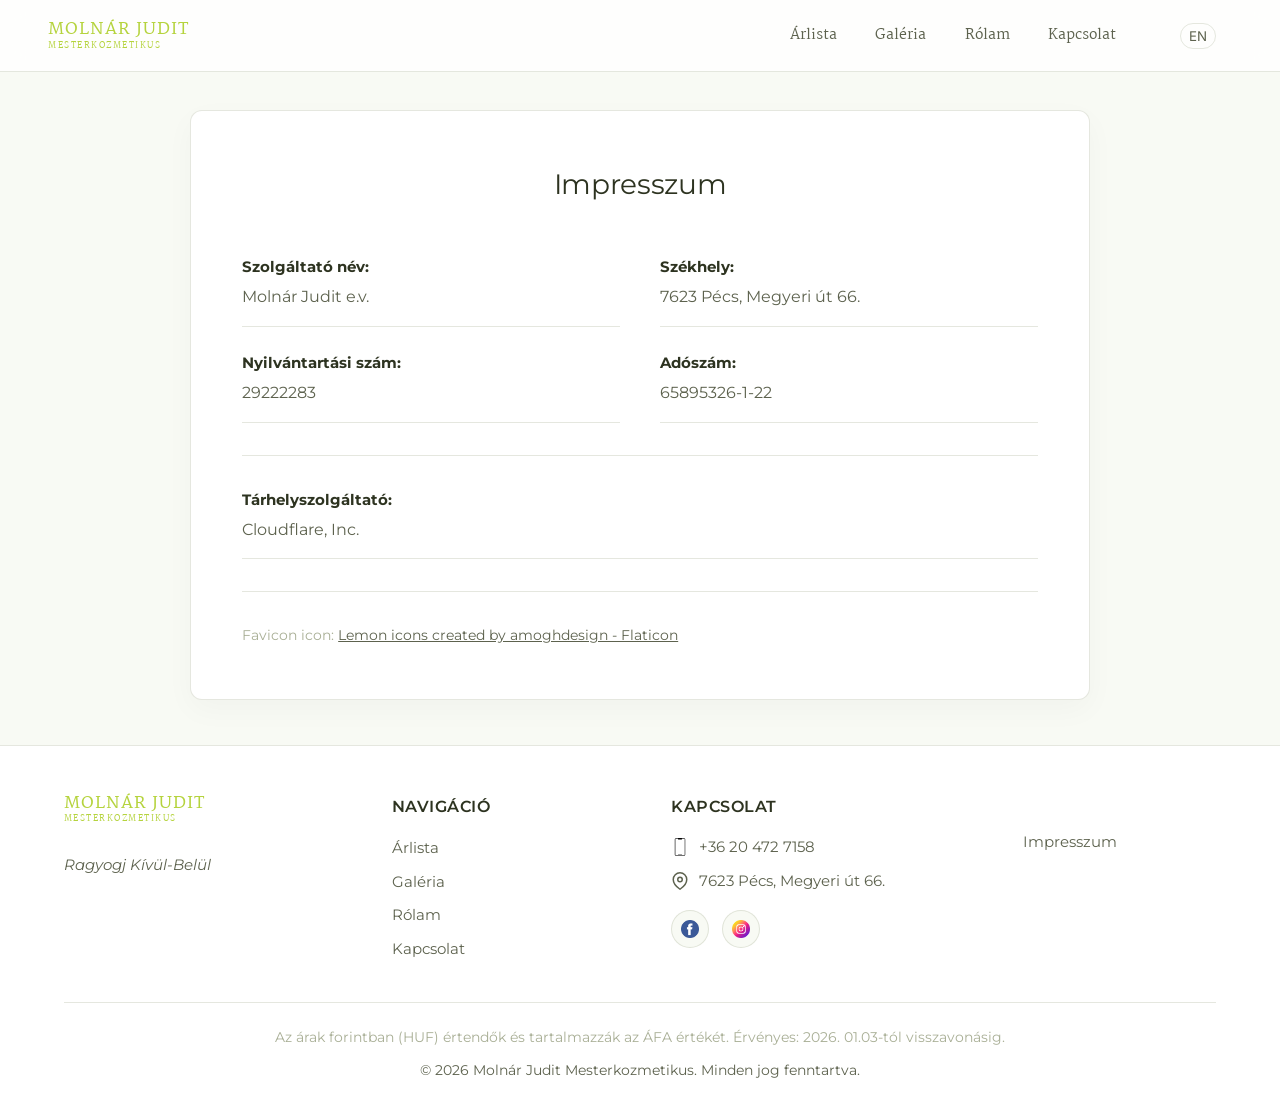
<file: imprint.html>
<!DOCTYPE html>
<html lang="hu">

<head>
    <meta charset="UTF-8">
    <meta name="viewport" content="width=device-width, initial-scale=1.0">
    <meta name="description" content="Molnár Judit Mesterkozmetikus Pécs - Impresszum és jogi információk.">
    <title>Impresszum | Molnár Judit Mesterkozmetikus Pécs</title>
    <meta property="og:site_name" content="Molnár Judit Mesterkozmetikus">
    <link rel="icon" type="image/png" href="src/assets/img/lime.png">
    <link rel="icon" type="image/png" sizes="32x32" href="src/assets/img/lime.png">
    <link rel="icon" type="image/png" sizes="192x192" href="src/assets/img/lime.png">
    <link rel="apple-touch-icon" href="src/assets/img/lime.png">

    <!-- Preconnect to Google Fonts domains for faster font rendering -->
    <link rel="preconnect" href="https://fonts.googleapis.com">
    <link rel="preconnect" href="https://fonts.gstatic.com" crossorigin>

    <!-- Preload Critical Resources -->
    <link rel="preload" as="style" href="src/styles/common.css">

    <link rel="stylesheet" href="src/styles/common.css">
    <link rel="stylesheet" href="src/styles/pages/imprint.css">
    <script type="module" defer src="src/scripts/main.js"></script>
</head>

<body>

    <!-- Persistent Header -->
    <header class="site-header">
        <div class="nav-container">
            <a href="index.html" class="logo" data-i18n="nav.logo">Molnár Judit<span
                    class="logo-sub">Mesterkozmetikus</span></a>
            <nav id="navLinks" class="nav-links">
                <a href="pricing.html" data-i18n="nav.pricing">Árlista</a>
                <a href="gallery.html" data-i18n="nav.gallery">Galéria</a>
                <a href="about.html" data-i18n="nav.about">Rólam</a>
                <a href="contact.html" data-i18n="nav.contact">Kapcsolat</a>
            </nav>
            <div class="header-actions">
                <button class="lang-toggle" id="langToggle" aria-label="Nyelv váltása">EN</button>
                <button class="hamburger" id="hamburger" aria-label="Mobil menü" aria-expanded="false">
                    <span></span><span></span><span></span>
                </button>
            </div>
        </div>
    </header>

    <main>
        <div class="page-header fade-up">
            <h1 data-i18n="imprint.title">Impresszum</h1>
        </div>

        <section class="section-padding container fade-up">
            <div class="imprint-card">
                <h2 data-i18n="imprint.title" class="text-center mb-3rem">Impresszum</h2>
                <div class="imprint-grid">
                    <div class="imprint-item">
                        <strong data-i18n="imprint.name.label">Szolgáltató név:</strong>
                        <span data-i18n="imprint.name.value">Molnár Judit e.v.</span>
                    </div>
                    <div class="imprint-item">
                        <strong data-i18n="imprint.address.label">Székhely:</strong>
                        <span data-i18n="imprint.address.value">7623 Pécs, Megyeri út 66.</span>
                    </div>
                    <div class="imprint-item">
                        <strong data-i18n="imprint.reg.label">Nyilvántartási szám:</strong>
                        <span data-i18n="imprint.reg.value">29222283</span>
                    </div>
                    <div class="imprint-item">
                        <strong data-i18n="imprint.tax.label">Adószám:</strong>
                        <span data-i18n="imprint.tax.value">65895326-1-22</span>
                    </div>
                </div>

                <div class="imprint-divider"></div>

                <div class="imprint-grid imprint-grid-hosting">
                    <div class="imprint-item">
                        <strong data-i18n="imprint.hosting.label">Tárhelyszolgáltató:</strong>
                        <span data-i18n="imprint.hosting.value">Cloudflare, Inc.</span>
                    </div>
                </div>

                <div class="imprint-divider"></div>

                <div class="imprint-attribution">
                    <p class="imprint-attribution-text">Favicon icon: <a
                            href="https://www.flaticon.com/free-icons/lemon" title="lemon icons" target="_blank"
                            rel="noopener">Lemon icons created by amoghdesign - Flaticon</a></p>
                </div>
            </div>
        </section>
    </main>

    <footer class="site-footer">
        <div class="container fade-up">
            <div class="footer-grid">
                <div class="footer-col footer-brand">
                    <h3 class="logo" data-i18n="nav.logo">Molnár Judit<span class="logo-sub">Mesterkozmetikus</span>
                    </h3>
                    <p class="footer-tagline" data-i18n="footer.tagline">Ragyogj Kívül-Belül</p>
                </div>

                <div class="footer-col footer-menu">
                    <h4 data-i18n="footer.nav.title">Navigáció</h4>
                    <ul class="footer-links">
                        <li><a href="pricing.html" data-i18n="nav.pricing">Árlista</a></li>
                        <li><a href="gallery.html" data-i18n="nav.gallery">Galéria</a></li>
                        <li><a href="about.html" data-i18n="nav.about">Rólam</a></li>
                        <li><a href="contact.html" data-i18n="nav.contact">Kapcsolat</a></li>

                    </ul>
                </div>

                <div class="footer-col footer-contact-info">
                    <h4><a href="contact.html" data-i18n="nav.contact">Kapcsolat</a></h4>
                    <div class="footer-contact-details">
                        <a href="tel:+36204727158" class="footer-contact-item">
                            <img src="src/assets/img/icons/smartphone.png" alt="Telefon" class="footer-item-icon">
                            <span data-i18n="contact.phone.value">+36 20 472 7158</span>
                        </a>
                        <a href="contact.html" class="footer-contact-item">
                            <svg class="footer-item-icon svg-icon" viewBox="0 0 24 24" fill="none" stroke="currentColor"
                                stroke-width="2" stroke-linecap="round" stroke-linejoin="round">
                                <path d="M21 10c0 7-9 13-9 13s-9-6-9-13a9 9 0 0 1 18 0z"></path>
                                <circle cx="12" cy="10" r="3"></circle>
                            </svg>
                            <span data-i18n="contact.address.value">7623 Pécs, Megyeri út 66.</span>
                        </a>
                    </div>
                    <div class="footer-social-icons">
                        <a href="https://www.facebook.com/MJkozmetikus" target="_blank" rel="noopener noreferrer"
                            class="social-icon-btn" aria-label="Facebook">
                            <img src="src/assets/img/icons/facebook.png" alt="Facebook">
                        </a>
                        <a href="https://www.instagram.com/m.j.kozmetikus/" target="_blank" rel="noopener noreferrer"
                            class="social-icon-btn" aria-label="Instagram">
                            <img src="src/assets/img/icons/instagram.png" alt="Instagram">
                        </a>
                    </div>
                </div>

                <div class="footer-col footer-legal">
                    <ul class="footer-links">
                        <li><a href="imprint.html" class="footer-imprint-link" data-i18n="footer.imprint">Impresszum</a>
                        </li>
                    </ul>
                </div>
            </div>

            <div class="footer-bottom">
                <p class="footer-note" data-i18n="footer.note">Az árak forintban (HUF) értendők és tartalmazzák az ÁFA
                    értékét.
                    Érvényes: 2026. 01.03-tól visszavonásig.</p>
                <p class="footer-copyright" data-i18n="footer.copyright">© 2026 Molnár Judit Mesterkozmetikus. Minden
                    jog fenntartva.</p>
            </div>
        </div>
    </footer>
</body>

</html>
</file>
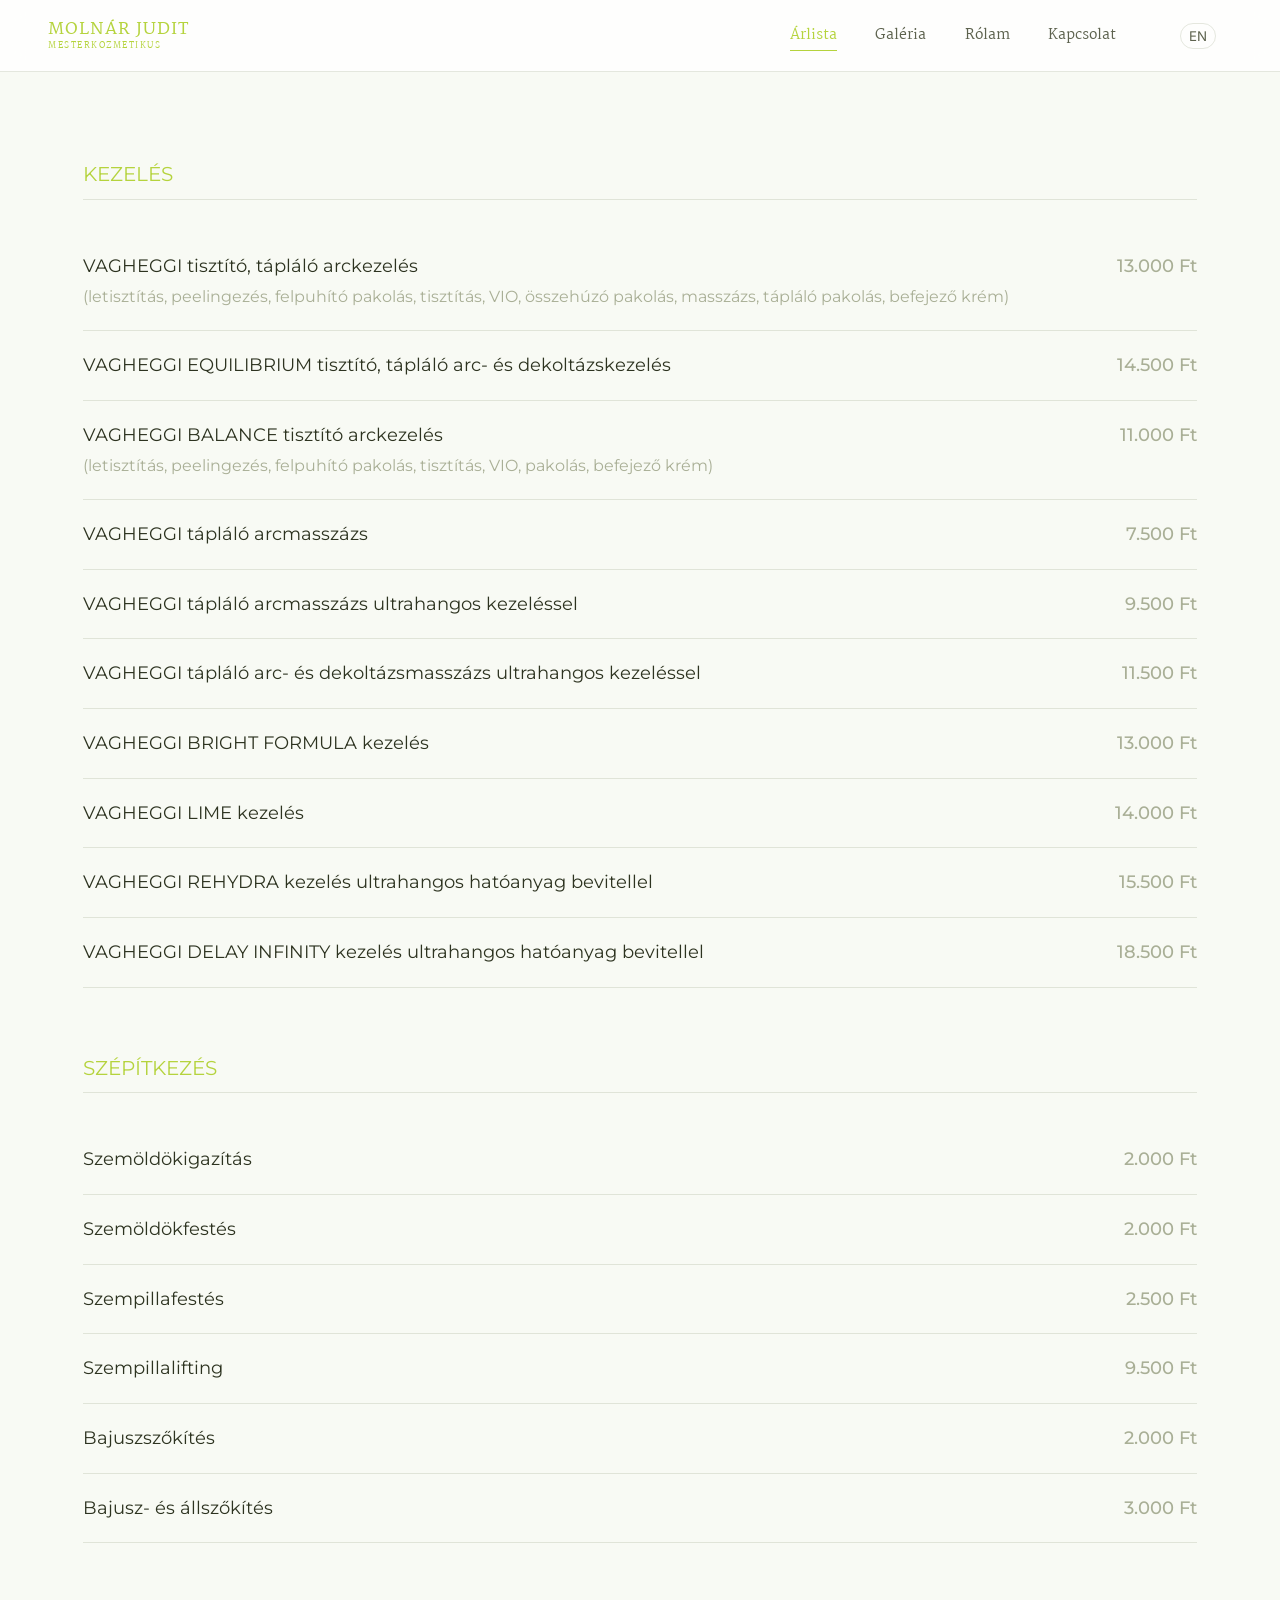
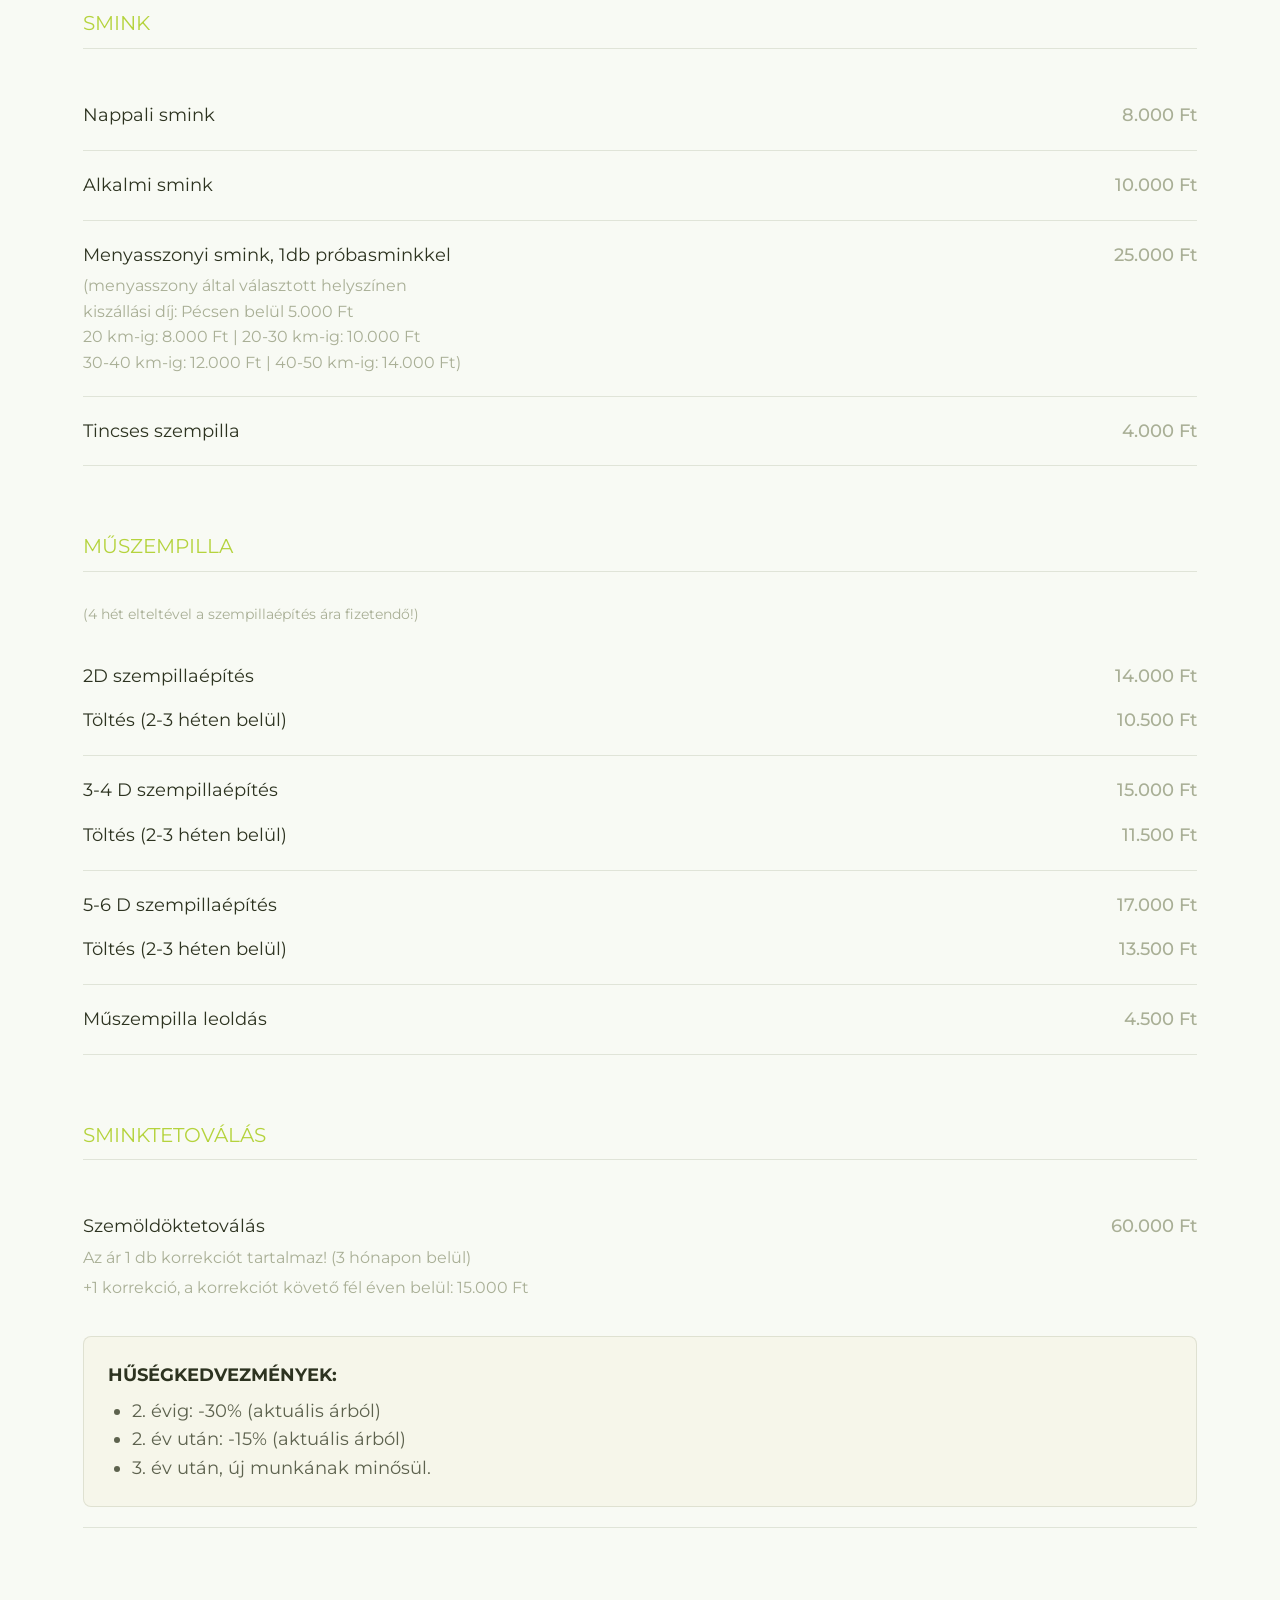
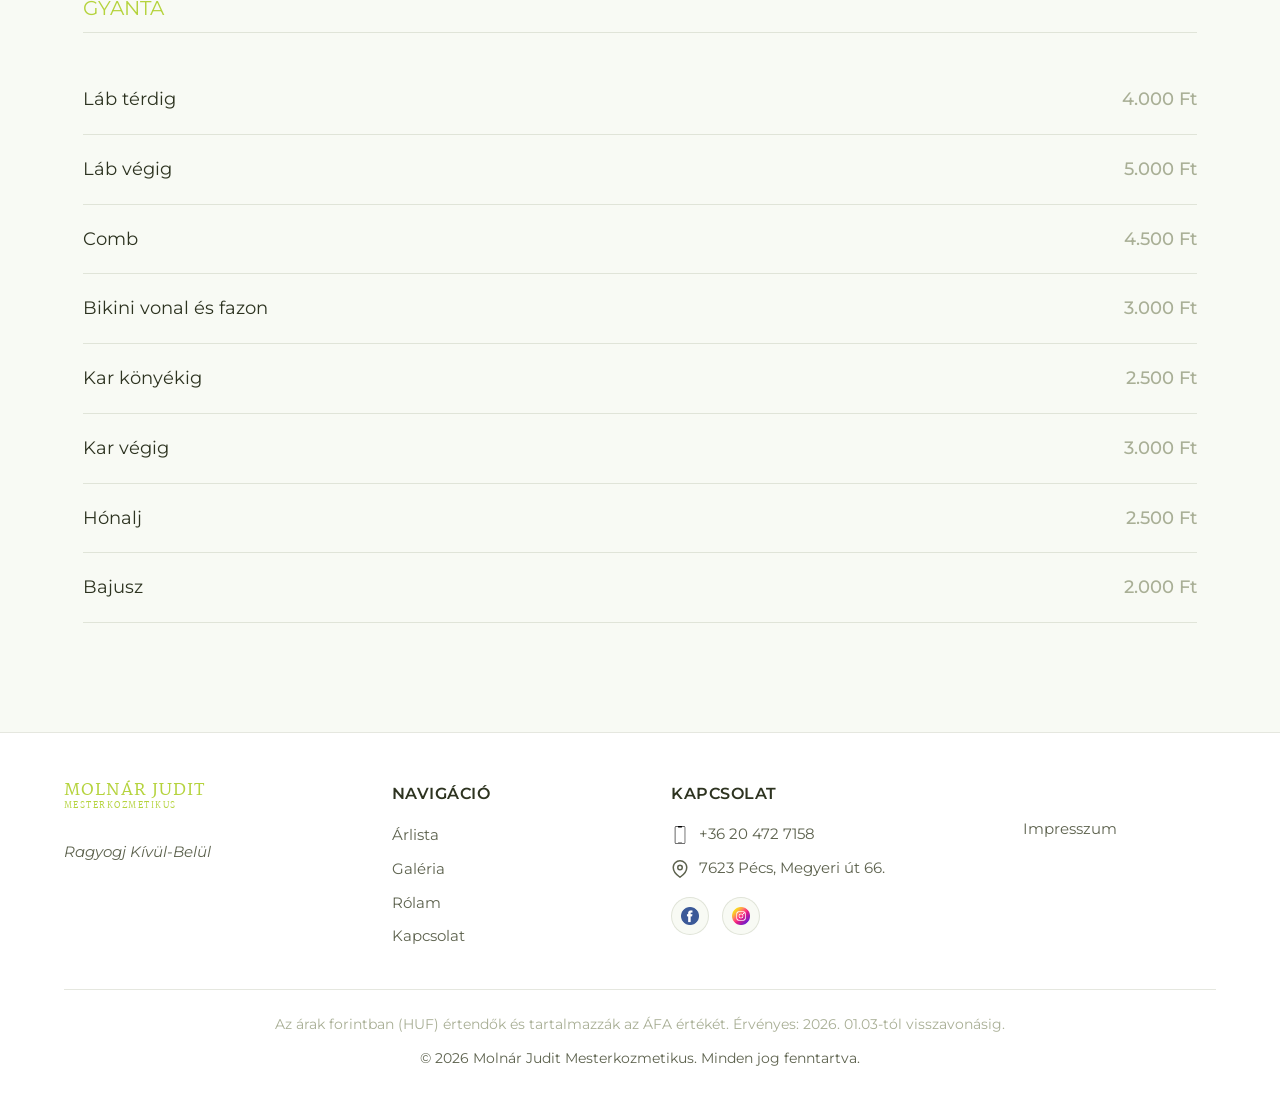
<file: pricing.html>
<!DOCTYPE html>
<html lang="hu">

<head>
  <meta charset="UTF-8">
  <meta name="viewport" content="width=device-width, initial-scale=1.0">
  <meta name="description"
    content="Kozmetikai kezelések és szolgáltatások árai Pécsen. Prémium arckezelés, sminktetoválás, műszempilla és gyantázás árak - Molnár Judit Mesterkozmetikus.">
  <title>Kozmetikai Árak Pécs | Molnár Judit Mesterkozmetikus</title>
  <meta property="og:site_name" content="Molnár Judit Mesterkozmetikus">
  <link rel="icon" type="image/png" href="src/assets/img/lime.png">
  <link rel="icon" type="image/png" sizes="32x32" href="src/assets/img/lime.png">
  <link rel="icon" type="image/png" sizes="192x192" href="src/assets/img/lime.png">
  <link rel="apple-touch-icon" href="src/assets/img/lime.png">

  <!-- Preconnect to Google Fonts domains for faster font rendering -->
  <link rel="preconnect" href="https://fonts.googleapis.com">
  <link rel="preconnect" href="https://fonts.gstatic.com" crossorigin>

  <!-- Preload Critical Resources -->
  <link rel="preload" as="style" href="src/styles/common.css">

  <link rel="stylesheet" href="src/styles/common.css">
  <link rel="stylesheet" href="src/styles/pages/pricing.css">
  <script type="module" defer src="src/scripts/main.js"></script>
</head>

<body>

  <!-- Persistent Header -->
  <header class="site-header">
    <div class="nav-container">
      <a href="index.html" class="logo" data-i18n="nav.logo">Molnár Judit<span
          class="logo-sub">Mesterkozmetikus</span></a>
      <nav id="navLinks" class="nav-links">


        <a href="pricing.html" data-i18n="nav.pricing" class="active">Árlista</a>
        <a href="gallery.html" data-i18n="nav.gallery">Galéria</a>
        <a href="about.html" data-i18n="nav.about">Rólam</a>
        <a href="contact.html" data-i18n="nav.contact">Kapcsolat</a>
      </nav>
      <div class="header-actions">
        <button class="lang-toggle" id="langToggle" aria-label="Nyelv váltása">EN</button>
        <button class="hamburger" id="hamburger" aria-label="Mobil menü" aria-expanded="false">
          <span></span><span></span><span></span>
        </button>
      </div>
    </div>
  </header>

  <main>
    <div class="page-header fade-up">
      <h1 data-i18n="price.title">Árlista</h1>
    </div>

    <section class="section-padding container">

      <!-- Kezelés -->
      <div id="treatments" class="pricing-category fade-up">
        <h3 data-i18n="price.cat.treatments">KEZELÉS</h3>
        <div class="pricing-table">
          <div class="pricing-row">
            <div>
              <span class="pricing-name" data-i18n="price.face.clean">VAGHEGGI tisztító, tápláló arckezelés</span>
              <span class="pricing-desc" data-i18n="price.face.clean.desc">(letisztítás, peelingezés, felpuhító pakolás,
                tisztítás, VIO, összehúzó pakolás, masszázs, tápláló pakolás, befejező krém)</span>
            </div>
            <span class="pricing-price">13.000 Ft</span>
          </div>
          <div class="pricing-row">
            <span class="pricing-name" data-i18n="price.face.eq">VAGHEGGI EQUILIBRIUM tisztító, tápláló arc- és
              dekoltázskezelés</span>
            <span class="pricing-price">14.500 Ft</span>
          </div>
          <div class="pricing-row">
            <div>
              <span class="pricing-name" data-i18n="price.face.bal">VAGHEGGI BALANCE tisztító arckezelés</span>
              <span class="pricing-desc" data-i18n="price.face.bal.desc">(letisztítás, peelingezés, felpuhító pakolás,
                tisztítás, VIO, pakolás, befejező krém)</span>
            </div>
            <span class="pricing-price">11.000 Ft</span>
          </div>
          <div class="pricing-row">
            <span class="pricing-name" data-i18n="price.face.mass">VAGHEGGI tápláló arcmasszázs</span>
            <span class="pricing-price">7.500 Ft</span>
          </div>
          <div class="pricing-row">
            <span class="pricing-name" data-i18n="price.face.mass.ultra">VAGHEGGI tápláló arcmasszázs ultrahangos
              kezeléssel</span>
            <span class="pricing-price">9.500 Ft</span>
          </div>
          <div class="pricing-row">
            <span class="pricing-name" data-i18n="price.face.mass.ultra.dec">VAGHEGGI tápláló arc- és dekoltázsmasszázs
              ultrahangos kezeléssel</span>
            <span class="pricing-price">11.500 Ft</span>
          </div>
          <div class="pricing-row">
            <span class="pricing-name" data-i18n="price.face.bright">VAGHEGGI BRIGHT FORMULA kezelés</span>
            <span class="pricing-price">13.000 Ft</span>
          </div>
          <div class="pricing-row">
            <span class="pricing-name" data-i18n="price.face.lime">VAGHEGGI LIME kezelés</span>
            <span class="pricing-price">14.000 Ft</span>
          </div>
          <div class="pricing-row">
            <span class="pricing-name" data-i18n="price.face.rehydra">VAGHEGGI REHYDRA kezelés ultrahangos hatóanyag
              bevitellel</span>
            <span class="pricing-price">15.500 Ft</span>
          </div>
          <div class="pricing-row">
            <span class="pricing-name" data-i18n="price.face.delay">VAGHEGGI DELAY INFINITY kezelés ultrahangos
              hatóanyag bevitellel</span>
            <span class="pricing-price">18.500 Ft</span>
          </div>
        </div>
      </div>

      <!-- Szépítkezés -->
      <div id="beauty" class="pricing-category fade-up">
        <h3 data-i18n="price.cat.beauty">SZÉPÍTKEZÉS</h3>
        <div class="pricing-table">
          <div class="pricing-row"><span class="pricing-name"
              data-i18n="price.beauty.brow.shape">Szemöldökigazítás</span><span class="pricing-price">2.000 Ft</span>
          </div>
          <div class="pricing-row"><span class="pricing-name"
              data-i18n="price.beauty.brow.tint">Szemöldökfestés</span><span class="pricing-price">2.000 Ft</span></div>
          <div class="pricing-row"><span class="pricing-name"
              data-i18n="price.beauty.lash.tint">Szempillafestés</span><span class="pricing-price">2.500 Ft</span></div>
          <div class="pricing-row"><span class="pricing-name"
              data-i18n="price.beauty.lash.lift">Szempillalifting</span><span class="pricing-price">9.500 Ft</span>
          </div>
          <div class="pricing-row"><span class="pricing-name"
              data-i18n="price.beauty.bleach.lip">Bajuszszőkítés</span><span class="pricing-price">2.000 Ft</span></div>
          <div class="pricing-row"><span class="pricing-name" data-i18n="price.beauty.bleach.full">Bajusz- és
              állszőkítés</span><span class="pricing-price">3.000 Ft</span></div>
        </div>
      </div>

      <!-- Smink -->
      <div id="makeup" class="pricing-category fade-up">
        <h3 data-i18n="price.cat.makeup">SMINK</h3>
        <div class="pricing-table">
          <div class="pricing-row"><span class="pricing-name" data-i18n="price.mu.day">Nappali smink</span><span
              class="pricing-price">8.000 Ft</span></div>
          <div class="pricing-row"><span class="pricing-name" data-i18n="price.mu.event">Alkalmi smink</span><span
              class="pricing-price">10.000 Ft</span></div>
          <div class="pricing-row">
            <div>
              <span class="pricing-name" data-i18n="price.mu.bride">Menyasszonyi smink, 1db próbasminkkel</span>
              <span class="pricing-desc" data-i18n="price.mu.bride.note">menyasszony által választott helyszínen<br>
                kiszállási díj: Pécsen belül 5.000 Ft<br>
                20 km-ig: 8.000 Ft | 20-30 km-ig: 10.000 Ft<br>
                30-40 km-ig: 12.000 Ft | 40-50 km-ig: 14.000 Ft</span>
            </div>
            <span class="pricing-price">25.000 Ft</span>
          </div>
          <div class="pricing-row"><span class="pricing-name" data-i18n="price.mu.cluster">Tincses szempilla</span><span
              class="pricing-price">4.000 Ft</span></div>
        </div>
      </div>

      <!-- Műszempilla -->
      <div id="lashes" class="pricing-category fade-up">
        <h3 data-i18n="price.cat.lashes">MŰSZEMPILLA</h3>
        <p class="pricing-note" data-i18n="price.lash.note">(4 hét elteltével a szempillaépítés ára fizetendő!)</p>
        <div class="pricing-table">
          <div class="pricing-group">
            <div class="pricing-row"><span class="pricing-name" data-i18n="price.lash.2d">2D szempillaépítés</span><span
                class="pricing-price">14.000 Ft</span></div>
            <div class="pricing-row"><span class="pricing-name indent" data-i18n="price.lash.2d.fill">Töltés (2-3 héten
                belül)</span><span class="pricing-price">10.500 Ft</span></div>
          </div>

          <div class="pricing-group">
            <div class="pricing-row"><span class="pricing-name" data-i18n="price.lash.3d">3-4 D
                szempillaépítés</span><span class="pricing-price">15.000 Ft</span></div>
            <div class="pricing-row"><span class="pricing-name indent" data-i18n="price.lash.3d.fill">Töltés (2-3
                héten
                belül)</span><span class="pricing-price">11.500 Ft</span></div>
          </div>

          <div class="pricing-group">
            <div class="pricing-row"><span class="pricing-name" data-i18n="price.lash.5d">5-6 D
                szempillaépítés</span><span class="pricing-price">17.000 Ft</span></div>
            <div class="pricing-row"><span class="pricing-name indent" data-i18n="price.lash.5d.fill">Töltés (2-3
                héten
                belül)</span><span class="pricing-price">13.500 Ft</span></div>
          </div>

          <div class="pricing-row"><span class="pricing-name" data-i18n="price.lash.remove">Műszempilla
              leoldás</span><span class="pricing-price">4.500 Ft</span></div>
        </div>
      </div>

      <!-- Sminktetoválás -->
      <div id="pmu" class="pricing-category fade-up">
        <h3 data-i18n="price.cat.pmu">SMINKTETOVÁLÁS</h3>
        <div class="pricing-table">
          <div class="pricing-row pmu-row">
            <div class="pricing-header-line">
              <div>
                <span class="pricing-name" data-i18n="price.pmu.brow">Szemöldöktetoválás</span>
                <span class="pricing-desc" data-i18n="price.pmu.note1">Az ár 1 db korrekciót tartalmaz! (3 hónapon
                  belül)</span>
                <span class="pricing-desc" data-i18n="price.pmu.note2">+1 korrekció, a korrekciót követő fél éven belül:
                  15.000 Ft</span>
              </div>
              <span class="pricing-price">60.000 Ft</span>
            </div>

            <div class="loyalty-banner">
              <strong data-i18n="price.pmu.loyalty.title">HŰSÉGKEDVEZMÉNYEK:</strong>
              <ul>
                <li data-i18n="price.pmu.loyalty.2yr">2. évig: -30% (aktuális árból)</li>
                <li data-i18n="price.pmu.loyalty.after2">2. év után: -15% (aktuális árból)</li>
                <li data-i18n="price.pmu.loyalty.after3">3. év után, új munkának minősül</li>
              </ul>
            </div>
          </div>
        </div>
      </div>

      <!-- Gyanta -->
      <div id="waxing" class="pricing-category fade-up">
        <h3 data-i18n="price.cat.waxing">GYANTA</h3>
        <div class="pricing-table">
          <div class="pricing-row"><span class="pricing-name" data-i18n="price.wax.leg.half">Láb térdig</span><span
              class="pricing-price">4.000 Ft</span></div>
          <div class="pricing-row"><span class="pricing-name" data-i18n="price.wax.leg.full">Láb végig</span><span
              class="pricing-price">5.000 Ft</span></div>
          <div class="pricing-row"><span class="pricing-name" data-i18n="price.wax.thigh">Comb</span><span
              class="pricing-price">4.500 Ft</span></div>
          <div class="pricing-row"><span class="pricing-name" data-i18n="price.wax.bikini">Bikini vonal és
              fazon</span><span class="pricing-price">3.000 Ft</span></div>
          <div class="pricing-row"><span class="pricing-name" data-i18n="price.wax.arm.half">Kar könyékig</span><span
              class="pricing-price">2.500 Ft</span></div>
          <div class="pricing-row"><span class="pricing-name" data-i18n="price.wax.arm.full">Kar végig</span><span
              class="pricing-price">3.000 Ft</span></div>
          <div class="pricing-row"><span class="pricing-name" data-i18n="price.wax.underarm">Hónalj</span><span
              class="pricing-price">2.500 Ft</span></div>
          <div class="pricing-row"><span class="pricing-name" data-i18n="price.wax.lip">Bajusz</span><span
              class="pricing-price">2.000 Ft</span></div>
        </div>
      </div>

    </section>
  </main>

  <footer class="site-footer">
    <div class="container fade-up">
      <div class="footer-grid">
        <div class="footer-col footer-brand">
          <h3 class="logo" data-i18n="nav.logo">Molnár Judit<span class="logo-sub">Mesterkozmetikus</span></h3>
          <p class="footer-tagline" data-i18n="footer.tagline">Ragyogj Kívül-Belül</p>
        </div>

        <div class="footer-col footer-menu">
          <h4 data-i18n="footer.nav.title">Navigáció</h4>
          <ul class="footer-links">
            <li><a href="pricing.html" data-i18n="nav.pricing">Árlista</a></li>
            <li><a href="gallery.html" data-i18n="nav.gallery">Galéria</a></li>
            <li><a href="about.html" data-i18n="nav.about">Rólam</a></li>
            <li><a href="contact.html" data-i18n="nav.contact">Kapcsolat</a></li>

          </ul>
        </div>

        <div class="footer-col footer-contact-info">
          <h4><a href="contact.html" data-i18n="nav.contact">Kapcsolat</a></h4>
          <div class="footer-contact-details">
            <a href="tel:+36204727158" class="footer-contact-item">
              <img src="src/assets/img/icons/smartphone.png" alt="Telefon" class="footer-item-icon">
              <span data-i18n="contact.phone.value">+36 20 472 7158</span>
            </a>
            <a href="contact.html" class="footer-contact-item">
              <svg class="footer-item-icon svg-icon" viewBox="0 0 24 24" fill="none" stroke="currentColor"
                stroke-width="2" stroke-linecap="round" stroke-linejoin="round">
                <path d="M21 10c0 7-9 13-9 13s-9-6-9-13a9 9 0 0 1 18 0z"></path>
                <circle cx="12" cy="10" r="3"></circle>
              </svg>
              <span data-i18n="contact.address.value">7623 Pécs, Megyeri út 66.</span>
            </a>
          </div>
          <div class="footer-social-icons">
            <a href="https://www.facebook.com/MJkozmetikus" target="_blank" rel="noopener noreferrer"
              class="social-icon-btn" aria-label="Facebook">
              <img src="src/assets/img/icons/facebook.png" alt="Facebook">
            </a>
            <a href="https://www.instagram.com/m.j.kozmetikus/" target="_blank" rel="noopener noreferrer"
              class="social-icon-btn" aria-label="Instagram">
              <img src="src/assets/img/icons/instagram.png" alt="Instagram">
            </a>
          </div>
        </div>

        <div class="footer-col footer-legal">
          <ul class="footer-links">
            <li><a href="imprint.html" class="footer-imprint-link" data-i18n="footer.imprint">Impresszum</a></li>
          </ul>
        </div>
      </div>

      <div class="footer-bottom">
        <p class="footer-note" data-i18n="footer.note">Az árak forintban (HUF) értendők és tartalmazzák az ÁFA értékét.
          Érvényes: 2026. 01.03-tól visszavonásig.</p>
        <p class="footer-copyright" data-i18n="footer.copyright">© 2026 Molnár Judit Mesterkozmetikus. Minden jog
          fenntartva.</p>
      </div>
    </div>
  </footer>
</body>

</html>
</file>
<file: src/styles/common.css>
@import url('https://fonts.googleapis.com/css2?family=Inter:wght@300;400;500;600&family=Martel:wght@300;400;600;700&family=Montserrat:wght@300;400;500;600;700&family=Outfit:wght@300;400;500;600;700&display=swap');

:root {
  /* Fresh Lime & White Flowery Palette */
  --bg-primary: #F8FAF4;
  --bg-secondary: #FFFFFF;
  --bg-glass: rgba(255, 255, 255, 0.8);
  --bg-glass-hover: rgba(255, 255, 255, 0.95);

  --text-primary: #2D3320;
  --text-secondary: #5D624E;
  --text-muted: #A9AF96;

  --accent-gold: #A9AF96;
  --accent-blush: #B5D33D;
  --accent-hover: #9FBE30;

  --border-light: rgba(169, 175, 150, 0.3);

  --font-heading: 'Montserrat', sans-serif;
  --font-body: 'Montserrat', sans-serif;
  --font-nav: 'Inter', sans-serif;
  --font-logo: 'Martel', serif;

  --transition-smooth: all 0.2s cubic-bezier(0.25, 1, 0.5, 1);

  /* Fluid Spacing & Sizing */
  --container-max: min(92%, 1240px);
  --section-spacing: clamp(2.5rem, 5vh, 4.5rem);
  --fluid-gap: clamp(1rem, 2.5vw, 2.5rem);
}

* {
  margin: 0;
  padding: 0;
  box-sizing: border-box;
}

html {
  width: 100%;
}

body {
  overflow-x: hidden;
  width: 100%;
  font-family: var(--font-body);
  background-color: var(--bg-primary);
  color: var(--text-primary);
  line-height: 1.6;
  display: flex;
  flex-direction: column;
  min-height: 100vh;
}

main {
  flex: 1;
}

/* Typography */
h1,
h2,
h3,
h4,
h5,
h6 {
  font-family: var(--font-heading);
  font-weight: 400;
  color: var(--text-primary);
  margin-bottom: 1rem;
}

h1 {
  font-size: clamp(1.75rem, 3.2vw, 2.75rem);
  line-height: 1.15;
  letter-spacing: -0.5px;
}

h2 {
  font-size: clamp(1.4rem, 2.2vw, 2rem);
  letter-spacing: -0.3px;
}

h3 {
  font-size: clamp(1.15rem, 1.6vw, 1.45rem);
}

p {
  font-size: clamp(0.9rem, 1vw, 1rem);
}

a {
  color: inherit;
  text-decoration: none;
  transition: var(--transition-smooth);
}

a:hover {
  color: var(--accent-blush);
}

/* Header & Nav */
.site-header {
  position: fixed;
  top: 0;
  width: 100%;
  z-index: 1000;
  background: var(--bg-glass);
  backdrop-filter: blur(12px);
  -webkit-backdrop-filter: blur(12px);
  border-bottom: 1px solid var(--border-light);
  transition: var(--transition-smooth);
}

.site-header.scrolled {
  padding: 0.5rem 0;
  box-shadow: 0 4px 30px rgba(0, 0, 0, 0.5);
}

.nav-container {
  width: 100%;
  max-width: 100%;
  margin: 0;
  padding: 1.25rem 3rem;
  display: flex;
  justify-content: space-between;
  align-items: center;
}

.logo {
  font-family: var(--font-logo);
  font-size: clamp(0.95rem, 1.3vw, 1.25rem);
  font-weight: 600;
  letter-spacing: 1px;
  text-transform: uppercase;
  color: var(--accent-blush);
  min-width: 0;
  display: inline-flex;
  flex-direction: column;
  line-height: 1.15;
}

.logo-sub {
  display: block;
  font-size: 0.5em;
  font-weight: 400;
  letter-spacing: 1.5px;
  margin-top: 0.15rem;
}

.nav-links {
  display: flex;
  gap: clamp(1.75rem, 3vw, 3rem);
  align-items: center;
  margin-left: auto;
  margin-right: 4rem;
  visibility: hidden;
  opacity: 0;
  transition: opacity 0.15s ease-in-out;
}

/* Reveal navigation once translation is applied */
html.i18n-ready .nav-links {
  visibility: visible;
  opacity: 1;
}

.nav-links a {
  font-family: var(--font-logo);
  font-size: clamp(0.875rem, 1vw, 1.05rem);
  font-weight: 500;
  color: var(--text-secondary);
  position: relative;
}

.nav-links a:hover,
.nav-links a.active {
  color: var(--accent-blush);
}

.nav-links a::after {
  content: '';
  position: absolute;
  width: 0;
  height: 1px;
  bottom: -4px;
  left: 0;
  background-color: var(--accent-blush);
  transition: var(--transition-smooth);
}

.nav-links a:hover::after,
.nav-links a.active::after {
  width: 100%;
}

.nav-links a.btn {
  color: var(--text-primary);
}

.nav-links a.btn:hover {
  color: var(--text-primary);
}

.nav-links a.btn::after {
  display: none;
}

/* Language Toggle */
.lang-toggle {
  font-family: var(--font-nav);
  display: flex;
  align-items: center;
  gap: 0.5rem;
  background: none;
  border: 1px solid var(--border-light);
  margin-right: 1rem;
  padding: 0.25rem 0.5rem;
  border-radius: 20px;
  color: var(--text-secondary);
  cursor: pointer;
  transition: var(--transition-smooth);
}

.lang-toggle:hover {
  border-color: var(--accent-blush);
  color: var(--accent-blush);
}

.header-actions {
  display: flex;
  align-items: center;
  gap: 1rem;
}

/* Mobile Menu */
.hamburger {
  display: none;
  flex-direction: column;
  gap: 5px;
  cursor: pointer;
  background: none;
  border: none;
}

.hamburger span {
  display: block;
  width: 25px;
  height: 2px;
  background: var(--text-primary);
  transition: 0.15s;
}

@media (max-width: 917px) {
  .hamburger {
    display: flex;
  }

  .nav-links {
    position: absolute;
    top: 100%;
    right: -100%;
    height: 100vh;
    width: 100%;
    flex-direction: column;
    margin-left: 0;
    margin-right: 0;
    background: var(--bg-primary);
    padding: 2rem 1.5rem;
    transition: 0.15s ease-in-out;
  }

  .nav-links.active {
    right: 0;
  }

  .nav-links a {
    font-size: 1.5rem;
    padding: 0.5rem 0;
  }

  .section-padding {
    padding-top: clamp(3rem, 10vh, 6rem);
    padding-bottom: clamp(3rem, 10vh, 6rem);
  }
}

/* Buttons */
.btn {
  display: inline-block;
  padding: clamp(0.6rem, 1.5vh, 1rem) clamp(1.5rem, 3vw, 3rem);
  border-radius: 30px;
  font-family: var(--font-body);
  font-weight: 500;
  font-size: clamp(0.9rem, 1.2vw, 1.2rem);
  text-align: center;
  cursor: pointer;
  transition: var(--transition-smooth);
}

.btn-primary {
  background: var(--accent-blush);
  color: var(--text-primary);
  border: 1px solid var(--accent-blush);
}

.btn-primary:hover {
  background: transparent;
  color: var(--text-primary);
  transform: translateY(-2px);
  box-shadow: 0 10px 20px rgba(181, 211, 61, 0.2);
}

.btn-outline {
  background: transparent;
  color: var(--text-primary);
  border: 1px solid var(--accent-blush);
}

.btn-outline:hover {
  background: var(--accent-blush);
  color: var(--text-primary);
  transform: translateY(-2px);
}

/* Utility Sections */
.section-padding {
  padding-top: var(--section-spacing);
  padding-bottom: var(--section-spacing);
}

.container {
  max-width: var(--container-max);
  margin: 0 auto;
  padding-left: clamp(1rem, 3vw, 2rem);
  padding-right: clamp(1rem, 3vw, 2rem);
}

.text-center {
  text-align: center;
}

/* Animations */
.fade-up {
  opacity: 0;
  transform: translateY(30px);
  transition: opacity 0.4s ease-out, transform 0.4s ease-out;
}

.fade-up.visible {
  opacity: 1;
  transform: translateY(0);
}

@keyframes scroll-x {
  0% {
    transform: translateX(0);
  }

  100% {
    transform: translateX(-50%);
  }
}

/* Footer */
.site-footer {
  background: var(--bg-secondary);
  padding: 3rem 0 1.5rem;
  border-top: 1px solid var(--border-light);
}

.site-footer .container {
  max-width: min(96%, 1920px);
  padding-left: clamp(1rem, 3vw, 2.5rem);
  padding-right: clamp(1rem, 3vw, 2.5rem);
}

.footer-grid {
  display: grid;
  grid-template-columns: 1.2fr 1fr 1.3fr 0.8fr;
  gap: clamp(1.5rem, 3vw, 3rem);
  align-items: flex-start;
  padding-bottom: 2.5rem;
  border-bottom: 1px solid var(--border-light);
}

.footer-col {
  display: flex;
  flex-direction: column;
}

.footer-brand {
  align-items: flex-start;
  text-align: left;
}

.footer-tagline {
  font-family: var(--font-body);
  font-style: italic;
  font-size: 0.95rem;
  color: var(--text-secondary);
  margin-top: 0.75rem;
  margin-left: 0 !important;
  margin-right: 0 !important;
  text-align: left !important;
}

.footer-col h4 {
  font-family: var(--font-heading);
  font-size: 1rem;
  font-weight: 600;
  text-transform: uppercase;
  letter-spacing: 0.5px;
  color: var(--text-primary);
  margin-bottom: 1rem;
}

.footer-col h4 a {
  color: inherit;
  transition: var(--transition-smooth);
}

.footer-col h4 a:hover {
  color: var(--accent-blush);
}

.footer-links {
  list-style: none;
  padding: 0;
  margin: 0;
  display: flex;
  flex-direction: column;
  gap: 0.5rem;
}

.footer-links a {
  font-family: var(--font-body);
  font-size: 0.95rem;
  color: var(--text-secondary);
  transition: var(--transition-smooth);
}

.footer-links a:hover {
  color: var(--accent-blush);
}

.footer-contact-details {
  display: flex;
  flex-direction: column;
  gap: 0.6rem;
  margin-bottom: 0.8rem;
}

.footer-contact-item {
  display: inline-flex;
  align-items: center;
  gap: 0.6rem;
  font-family: var(--font-body);
  font-size: 0.95rem;
  color: var(--text-secondary);
  transition: var(--transition-smooth);
}

.footer-contact-item:hover {
  color: var(--accent-blush);
}

.footer-item-icon {
  width: 18px;
  height: 18px;
  object-fit: contain;
  flex-shrink: 0;
}

.footer-item-icon.svg-icon {
  stroke: var(--text-secondary);
}

.footer-contact-item:hover .footer-item-icon.svg-icon {
  stroke: var(--accent-blush);
}

.footer-social-icons {
  display: flex;
  align-items: center;
  gap: 0.8rem;
  margin-top: 0.25rem;
}

.social-icon-btn {
  display: inline-flex;
  align-items: center;
  justify-content: center;
  width: 38px;
  height: 38px;
  border-radius: 50%;
  background: var(--bg-primary);
  border: 1px solid var(--border-light);
  transition: var(--transition-smooth);
}

.social-icon-btn img {
  width: 18px;
  height: 18px;
  object-fit: contain;
  transition: var(--transition-smooth);
}

.social-icon-btn:hover {
  background: var(--bg-secondary);
  border-color: var(--accent-blush);
  transform: translateY(-2px);
  box-shadow: 0 4px 12px rgba(181, 211, 61, 0.2);
}

.footer-legal {
  padding-top: 2.2rem;
}

.footer-legal .footer-imprint-link {
  margin-top: 0;
  font-family: var(--font-body);
  font-size: 0.95rem;
  color: var(--text-secondary);
  transition: var(--transition-smooth);
}

.footer-legal .footer-imprint-link:hover {
  color: var(--accent-blush);
}

.footer-bottom {
  padding-top: 1.5rem;
  text-align: center;
  display: flex;
  flex-direction: column;
  gap: 0.5rem;
  align-items: center;
}

.site-footer .footer-note {
  font-family: var(--font-body);
  font-size: 0.85rem;
  color: var(--text-muted);
  max-width: 1100px;
  margin: 0 auto;
}

@media (min-width: 769px) {
  .site-footer .footer-note {
    white-space: nowrap;
  }
}

.footer-copyright {
  font-family: var(--font-body);
  font-size: 0.85rem;
  color: var(--text-secondary);
  margin-top: 0.25rem;
}

@media (max-width: 992px) {
  .footer-grid {
    grid-template-columns: repeat(2, 1fr);
  }

  .footer-legal {
    padding-top: 0;
  }
}

@media (max-width: 576px) {
  .footer-grid {
    grid-template-columns: 1fr;
    text-align: center;
  }

  .footer-col {
    align-items: center;
  }

  .footer-contact-details {
    align-items: center;
  }

  .footer-social-icons {
    justify-content: center;
  }
}

/* Multi-Column and Section Balancing */
@media (min-width: 2000px) {
  .nav-container {
    padding-left: 4vw;
    padding-right: 4vw;
  }

  .nav-links {
    gap: 4rem;
  }
}

/* Ensure readability for long text sections (About page etc) */
.about-content p,
.about-section p,
.container p:not(.hero-content p):not(.service-card p):not(.site-footer p) {
  max-width: 1400px;
  margin-left: auto;
  margin-right: auto;
  text-align: left;
}

/* Page Header for subpages */
.page-header {
  display: flex;
  align-items: center;
  justify-content: center;
  min-height: clamp(140px, 20vh, 180px);
  padding-top: clamp(60px, 10vh, 90px);
  padding-bottom: 0;
  text-align: center;
  background: var(--bg-secondary);
  border-bottom: 2px solid var(--border-light);
}

/* Minimize dead space below page-header on mobile */
.page-header+section,
.page-header+div {
  padding-top: 2rem;
}

.page-header h1 {
  font-size: clamp(1.8rem, 5vw, 2.8rem);
  color: var(--accent-blush);
  padding: 0 1rem;
  margin-top: 2.5rem;
}

/* Hide page headers on desktop */
@media (min-width: 918px) {
  .page-header {
    display: none !important;
  }

  /* Ensure the content below the hidden header still clears the fixed navigation bar but minimizes dead space */
  .page-header+section,
  .page-header+div {
    padding-top: 110px;
  }
}

/* Utility spacing classes */
.mb-4rem {
  margin-bottom: 4rem;
}

.mb-3rem {
  margin-bottom: 3rem;
}

.mt-3rem {
  margin-top: 3rem;
}

.mt-4rem {
  margin-top: 4rem;
}

/* Services Grid */
.services-grid {
  display: grid;
  grid-template-columns: repeat(3, 1fr);
  gap: var(--fluid-gap);
  margin-top: 3rem;
}

@media (max-width: 992px) {
  .services-grid {
    grid-template-columns: repeat(2, 1fr);
  }
}

@media (max-width: 600px) {
  .services-grid {
    grid-template-columns: 1fr;
  }
}

.service-card {
  display: flex;
  flex-direction: column;
  justify-content: flex-start;
  background: var(--bg-secondary);
  padding: clamp(2rem, 5vh, 4rem) clamp(1.5rem, 3vw, 3rem);
  border-radius: 12px;
  border: 2px solid var(--border-light);
  text-align: center;
  transition: transform 0.2s cubic-bezier(0.16, 1, 0.3, 1), background 0.2s ease, border-color 0.2s ease, box-shadow 0.2s ease, opacity 0.4s ease-out;
  transition-delay: 0s;
  height: 100%;
  will-change: transform;
}

.service-card:hover {
  transform: translateY(-8px);
  background: var(--bg-glass-hover);
  border-color: var(--accent-blush);
  box-shadow: 0 15px 30px rgba(0, 0, 0, 0.08);
  transition-delay: 0s !important;
}

.service-card h3 {
  margin-bottom: 1rem;
  text-transform: uppercase;
  letter-spacing: 1px;
  min-height: 3.5rem;
  /* Ensures enough space for 2 lines */
  display: flex;
  align-items: center;
  justify-content: center;
}

.service-card p {
  color: var(--text-secondary);
  font-size: 0.95rem;
}

/* Staggered entry animation only before visible */
.service-card:not(.visible):nth-child(2) {
  transition-delay: 0.05s;
}

.service-card:not(.visible):nth-child(3) {
  transition-delay: 0.1s;
}

.service-card:not(.visible):nth-child(4) {
  transition-delay: 0.15s;
}

.service-card:not(.visible):nth-child(5) {
  transition-delay: 0.2s;
}

.service-card:not(.visible):nth-child(6) {
  transition-delay: 0.25s;
}
</file>
<file: src/styles/pages/index.css>
/* Hero Section */
.hero {
  height: 60vh;
  min-height: 400px;
  display: flex;
  align-items: center;
  justify-content: center;
  text-align: center;
  position: relative;
  background-image: url('../../assets/img/beauty_pruduct_concept.webp');
  background-size: cover;
  background-position: center;
  background-repeat: no-repeat;
}

@media (max-width: 768px) {
  .hero {
    background-position: center top;
    min-height: 300px;
  }
}

.hero::before {
  content: '';
  position: absolute;
  top: 0;
  left: 0;
  right: 0;
  bottom: 0;
  background: linear-gradient(to bottom, rgba(248, 250, 244, 0.3), rgba(248, 250, 244, 0.85));
}

.hero-content {
  position: relative;
  z-index: 10;
  max-width: min(90%, 900px);
  padding: 0 1.5rem;
}

.hero-content h1 {
  margin-bottom: 2rem;
}

.hero-content p {
  color: var(--text-secondary);
  margin-bottom: 3rem;
  max-width: 900px;
  margin-left: auto;
  margin-right: auto;
}

/* Interactive Gallery Slider */
.gallery-section {
  padding: 6rem 0;
  overflow: hidden;
  background: var(--bg-primary);
  position: relative;
}

.gallery-slider-wrapper {
  position: relative;
  width: 96vw;
  max-width: 1920px;
  margin: 0 auto;
  padding: 0 0.5rem;
}

.gallery-slider-container {
  overflow: hidden;
  width: 100%;
  border-radius: 16px;
  padding: 1rem 0;
}

.gallery-slider-track {
  display: flex;
  gap: 1.25rem;
  will-change: transform;
}

.gallery-img {
  flex: 0 0 350px;
  max-height: 75vh;
}

.gallery-img img {
  display: block;
  width: 100%;
  height: 100%;
  object-fit: cover;
  border-radius: 12px;
  box-shadow: 0 10px 30px rgba(0, 0, 0, 0.12);
  user-select: none;
  transition: transform 0.3s ease, box-shadow 0.3s ease;
}

.gallery-img:hover {
  transform: translateY(-5px);
  box-shadow: 0 15px 35px rgba(0, 0, 0, 0.18);
}

/* Translucent Navigation Buttons */
.gallery-nav {
  position: absolute;
  top: 50%;
  transform: translateY(-50%);
  z-index: 20;
  width: 60px;
  height: 60px;
  border-radius: 50%;
  background: rgba(255, 255, 255, 0.45);
  backdrop-filter: blur(12px);
  -webkit-backdrop-filter: blur(12px);
  border: 1px solid rgba(255, 255, 255, 0.6);
  color: var(--text-primary);
  display: flex;
  align-items: center;
  justify-content: center;
  cursor: pointer;
  box-shadow: 0 8px 32px rgba(0, 0, 0, 0.18);
  transition: all 0.3s cubic-bezier(0.25, 1, 0.5, 1);
}

.gallery-nav:hover {
  background: rgba(255, 255, 255, 0.9);
  color: var(--accent-blush);
  transform: translateY(-50%) scale(1.1);
  box-shadow: 0 12px 40px rgba(0, 0, 0, 0.28);
}

.gallery-nav.prev {
  left: 1rem;
}

.gallery-nav.next {
  right: 1rem;
}

@media (max-width: 1200px) {
  /* Removed dynamic width to keep fixed size */
}

@media (max-width: 768px) {
  .gallery-nav {
    display: none !important;
  }

  .gallery-slider-container {
    overflow-x: auto;
    scroll-snap-type: x mandatory;
    -webkit-overflow-scrolling: touch;
    scrollbar-width: none;
    /* Hide scrollbar Firefox */
    padding: 1rem 0.5rem;
  }

  .gallery-slider-container::-webkit-scrollbar {
    display: none;
    /* Hide scrollbar Chrome/Safari */
  }

  /* Removed dynamic width to keep fixed size, only height adjusted for mobile */
  .gallery-img {
    height: 440px;
    scroll-snap-align: center;
  }
}

/* Gallery placeholders */
.gallery-img.placeholder {
  background: rgba(0, 0, 0, 0.05);
}
</file>
<file: src/styles/pages/about.css>
/* ==========================================================================
   Magazine Style About Section Enhancements
   ========================================================================== */

.magazine-container {
  display: flex;
  flex-wrap: wrap;
  gap: clamp(3.5rem, 5vw, 5.5rem);
  align-items: center;
  justify-content: center;
  max-width: 1300px;
  margin: 0 auto;
}

.magazine-image-wrapper {
  flex: 1.2;
  min-width: 350px;
  max-width: 550px;
}

.magazine-img {
  width: 100%;
  border-radius: 4px;
  /* sharper corners for editorial feel */
  box-shadow: 15px 15px 0px rgba(229, 217, 197, 0.8);
  /* elegant beige offset shadow */
  object-fit: cover;
  transition: transform 0.5s ease;
}

.magazine-text-col {
  flex: 1.5;
  min-width: 300px;
  max-width: 600px;
}

.magazine-title {
  font-size: clamp(1.6rem, 2.5vw, 2.2rem);
  font-family: var(--font-heading);
  letter-spacing: -1px;
  color: var(--text-primary);
  margin-bottom: 2rem;
  text-transform: uppercase;
  border-bottom: 1px solid var(--border-light);
  padding-bottom: 1rem;
}

.magazine-title:first-of-type {
  margin-top: 1rem;
}

.magazine-title.text-center {
  font-size: clamp(1.4rem, 2vw, 1.8rem);
  letter-spacing: 1px;
  margin-bottom: 3rem;
  padding-bottom: 1.5rem;
}

.magazine-bio-content {
  color: var(--text-secondary);
}

.magazine-bio-content p {
  font-size: 1.15rem;
  line-height: 1.8;
  margin-bottom: 1.5rem;
  color: var(--text-secondary);
}

.magazine-drop-cap::first-letter {
  float: left;
  font-family: var(--font-heading);
  font-size: 5rem;
  line-height: 0.8;
  padding-top: 4px;
  padding-right: 8px;
  padding-left: 3px;
  color: #aa9790;
  /* Beige color matching the photo background */
  font-weight: 700;
}

.magazine-quote {
  font-family: var(--font-heading);
  font-size: 1.4rem;
  line-height: 1.5;
  font-style: italic;
  color: var(--text-primary);
  margin: 3rem 0;
  padding: 1.5rem 0;
  border-top: 1px solid #aa9790;
  border-bottom: 1px solid #aa9790;
  text-align: center;
  position: relative;
}

.magazine-quote::before {
  font-size: 4rem;
  color: #aa9790;
  position: absolute;
  top: -1.5rem;
  left: 50%;
  transform: translateX(-50%);
  line-height: 1;
}

/* Timeline/Expertise magazine styling */
.magazine-expertise-grid {
  display: grid;
  grid-template-columns: repeat(4, 1fr);
  gap: clamp(1.5rem, 2vw, 3rem);
  margin-top: 2rem;
}

@media (max-width: 1835px) {
  .magazine-expertise-grid {
    grid-template-columns: repeat(2, 1fr);
  }
}

@media (max-width: 768px) {
  .magazine-expertise-grid {
    grid-template-columns: 1fr;
  }
}

.magazine-expertise-card {
  background: var(--bg-secondary);
  border-left: 4px solid #e5d9c5;
  padding: 1.5rem 2rem;
  box-shadow: 0 5px 15px rgba(0, 0, 0, 0.03);
}

.magazine-expertise-header {
  font-family: var(--font-heading);
  font-size: 1.25rem;
  font-weight: 600;
  color: var(--text-primary);
  margin-bottom: 1rem;
  text-transform: uppercase;
  letter-spacing: 1px;
}

.magazine-expertise-list {
  list-style: none;
  padding: 0;
}

.magazine-expertise-list li {
  font-size: 0.95rem;
  line-height: 1.6;
  margin-bottom: 1rem;
  padding-bottom: 1rem;
  border-bottom: 1px dashed var(--border-light);
  display: flex;
  flex-direction: column;
}

.magazine-expertise-list li:last-child {
  border-bottom: none;
  margin-bottom: 0;
  padding-bottom: 0;
}

.magazine-expertise-year {
  font-weight: 700;
  color: #aa9790;
  margin-bottom: 0.25rem;
}
</file>
<file: src/styles/pages/contact.css>
/* Contact Page Specific */
.contact-grid {
  display: grid;
  grid-template-columns: repeat(4, 1fr);
  gap: 1.5rem;
  margin-bottom: 4rem;
}

.contact-info-card {
  display: block;
  color: inherit;
  text-decoration: none;
  background: var(--bg-secondary);
  padding: 2.5rem 1.5rem;
  border-radius: 12px;
  border: 2px solid var(--border-light);
  text-align: center;
  transition: transform 0.2s cubic-bezier(0.16, 1, 0.3, 1), background 0.2s ease, border-color 0.2s ease, box-shadow 0.2s ease, opacity 0.4s ease-out;
  transition-delay: 0s;
  margin-top: 3rem;
  will-change: transform;
}

.contact-info-card:hover {
  border-color: var(--accent-blush);
  transform: translateY(-5px);
  box-shadow: 0 15px 30px rgba(0, 0, 0, 0.08);
  transition-delay: 0s !important;
}

.contact-info-card .icon {
  margin-bottom: 0.75rem;
  display: flex;
  align-items: center;
  justify-content: center;
}

.contact-icon {
  width: clamp(26px, 4vw, 48px);
  height: clamp(26px, 4vw, 48px);
  object-fit: contain;
  transition: transform 0.3s ease;
}

.contact-info-card:hover .contact-icon {
  transform: scale(1.15);
}

/* Enforce 2x2 Grid Immediately on Screens < 1024px (No 3x1 intermediate state allowed) */
@media (max-width: 1024px) {
  .contact-grid {
    grid-template-columns: repeat(2, 1fr) !important;
    gap: 1rem !important;
    margin-bottom: 2.5rem;
  }
}

@media (max-width: 576px) {
  .contact-grid {
    gap: 0.75rem !important;
  }

  .contact-info-card {
    padding: 1.25rem 0.5rem !important;
    border-radius: 10px;
  }

  .contact-icon {
    width: 26px !important;
    height: 26px !important;
  }

  .contact-info-card h3 {
    font-size: 0.95rem !important;
    margin-bottom: 0.25rem !important;
  }

  .contact-info-card span:not(.icon) {
    font-size: 0.8rem !important;
    line-height: 1.3 !important;
    display: block;
    word-break: break-word;
  }
}

.map-container {
  width: 100%;
  height: 450px;
  border-radius: 12px;
  overflow: hidden;
  border: 2px solid var(--border-light);
  margin-top: 2rem;
}

.contact-row-split {
  display: flex;
  flex-wrap: wrap;
  gap: 2rem;
  margin-top: 2rem;
}

.contact-row-split>div {
  flex: 1;
  min-width: 300px;
}

.contact-info-card:not(.visible):nth-child(2) {
  transition-delay: 0.1s;
}

.contact-info-card:not(.visible):nth-child(3) {
  transition-delay: 0.2s;
}

.contact-info-card:not(.visible):nth-child(4) {
  transition-delay: 0.3s;
}

.hours-card {
  background: var(--bg-secondary);
  padding: 2.5rem;
  border-radius: 12px;
  border: 2px solid var(--border-light);
  height: 100%;
}

.hours-card h3 {
  color: var(--accent-blush);
  margin-bottom: 1.5rem;
  border-bottom: 2px solid var(--border-light);
  padding-bottom: 0.5rem;
}

.hours-list {
  list-style: none;
  color: var(--text-secondary);
  line-height: 2.5;
  font-size: 1.1rem;
}

.hours-list li {
  display: flex;
  justify-content: space-between;
}

.hours-note {
  margin-top: 2rem;
  color: var(--text-muted);
  font-size: 0.9rem;
}

.map-container.mt-0 {
  margin-top: 0;
}

.map-container iframe {
  border: 0;
}
</file>
<file: src/styles/pages/gallery.css>
/* Gallery Container */
.gallery-container {
  max-width: min(96%, 1920px);
  margin: 0 auto;
  padding-left: clamp(0.75rem, 2vw, 1.5rem);
  padding-right: clamp(0.75rem, 2vw, 1.5rem);
}

/* Masonry Gallery Layout */
.masonry-gallery {
  column-count: 4;
  column-gap: 1.5rem;
  padding: 1rem 0;
}

.masonry-item {
  break-inside: avoid;
  margin-bottom: 1.5rem;
  border-radius: 12px;
  overflow: hidden;
  box-shadow: 0 4px 15px rgba(0, 0, 0, 0.1);
  transition: transform 0.3s ease, box-shadow 0.3s ease;
  background-color: var(--bg-secondary);
}

.masonry-item img {
  width: 100%;
  height: auto;
  display: block;
  border-radius: 12px;
  /* Remove object-fit to ensure images remain their original proportions without cropping */
}

.masonry-item:hover {
  transform: translateY(-5px);
  box-shadow: 0 10px 25px rgba(0, 0, 0, 0.15);
}

/* Responsive Masonry */
@media (max-width: 1400px) {
  .masonry-gallery {
    column-count: 3;
  }
}

@media (max-width: 900px) {
  .masonry-gallery {
    column-count: 2;
  }
}

@media (max-width: 550px) {
  .masonry-gallery {
    column-count: 1;
    column-gap: 0;
  }
}
</file>
<file: src/styles/pages/imprint.css>
.imprint-card {
  background: var(--bg-secondary);
  padding: clamp(2rem, 4vw, 3.5rem);
  border-radius: 12px;
  border: 1px solid var(--border-light);
  max-width: 900px;
  margin: 0 auto;
  box-shadow: 0 10px 30px rgba(0, 0, 0, 0.03);
}

.imprint-grid {
  display: grid;
  grid-template-columns: repeat(auto-fit, minmax(280px, 1fr));
  gap: 1.5rem 2.5rem;
}

.imprint-item {
  display: flex;
  flex-direction: column;
  gap: 0.3rem;
  padding-bottom: 1rem;
  border-bottom: 1px solid var(--border-light);
}

.imprint-item strong {
  color: var(--text-primary);
  font-size: 0.95rem;
}

.imprint-item span {
  color: var(--text-secondary);
  font-size: 1rem;
}

.imprint-divider {
  height: 1px;
  background-color: var(--border-light);
  margin: 2rem 0;
  width: 100%;
}

.imprint-grid-hosting {
  grid-template-columns: 1fr;
}

.imprint-attribution {
  font-size: 0.85rem;
  color: var(--text-muted);
}

.imprint-attribution a {
  color: var(--text-secondary);
  text-decoration: underline;
}

.imprint-attribution a:hover {
  color: var(--accent-blush);
}
</file>
<file: src/styles/pages/pricing.css>
/* Pricing Page Styles */
.pricing-category {
  margin-bottom: 4rem;
  scroll-margin-top: 150px;
}

.pricing-category:first-of-type {
  margin-top: 3rem;
}

.pricing-category h3 {
  border-bottom: 1px solid var(--border-light);
  padding-bottom: 0.5rem;
  color: var(--accent-blush);
  margin-bottom: 2rem;
}

.pricing-table {
  width: 100%;
  border-collapse: collapse;
}

.pricing-row {
  display: flex;
  flex-wrap: nowrap;
  justify-content: space-between;
  align-items: flex-start;
  padding: 1.25rem 0;
  border-bottom: 1px solid var(--border-light);
  transition: var(--transition-smooth);
  gap: 1rem;
}

.pricing-row> :first-child {
  flex: 1 1 auto;
  min-width: 0;
}

.pricing-row:hover {
  background-color: var(--bg-secondary);
  padding-left: 1rem;
  padding-right: 1rem;
  border-radius: 4px;
}

.pricing-group {
  border-bottom: 1px solid var(--border-light);
  padding: 0.75rem 0;
  transition: var(--transition-smooth);
}

.pricing-group:hover {
  background-color: var(--bg-secondary);
  padding-left: 1rem;
  padding-right: 1rem;
  border-radius: 4px;
}

.pricing-group .pricing-row {
  border-bottom: none;
  padding: 0.5rem 0;
}

.pricing-group .pricing-row:hover {
  background-color: transparent;
  padding-left: 0;
  padding-right: 0;
}

.pricing-name {
  color: var(--text-primary);
  font-size: clamp(1rem, 1.4vw, 1.15rem);
}

.pricing-desc {
  display: block;
  font-size: clamp(0.8rem, 1.4vw, 1rem);
  color: var(--text-muted);
  margin-top: 0.25rem;
}

.pricing-price {
  font-family: var(--font-heading);
  color: var(--accent-gold);
  font-weight: 500;
  white-space: nowrap;
  padding-left: 1rem;
  font-size: clamp(1rem, 1.4vw, 1.15rem);
}

.pricing-row.pmu-row {
  flex-direction: column;
  width: 100%;
}

.pricing-header-line {
  display: flex;
  justify-content: space-between;
  align-items: flex-start;
  width: 100%;
  gap: 1rem;
}

.loyalty-banner {
  background: rgba(212, 175, 55, 0.05);
  border: 1px solid var(--border-light);
  padding: 1.5rem;
  border-radius: 8px;
  margin-top: 1.25rem;
  width: 100%;
  box-sizing: border-box;
  font-size: clamp(0.9rem, 1.4vw, 1.1rem);
}

.loyalty-banner ul {
  padding-left: 1.5rem;
  margin-top: 0.5rem;
  color: var(--text-secondary);
}


.pricing-note {
  color: var(--text-muted);
  font-size: 0.85rem;
  margin-bottom: 1rem;
  text-align: left;
  margin-left: 0;
  margin-right: auto;
}
</file>
